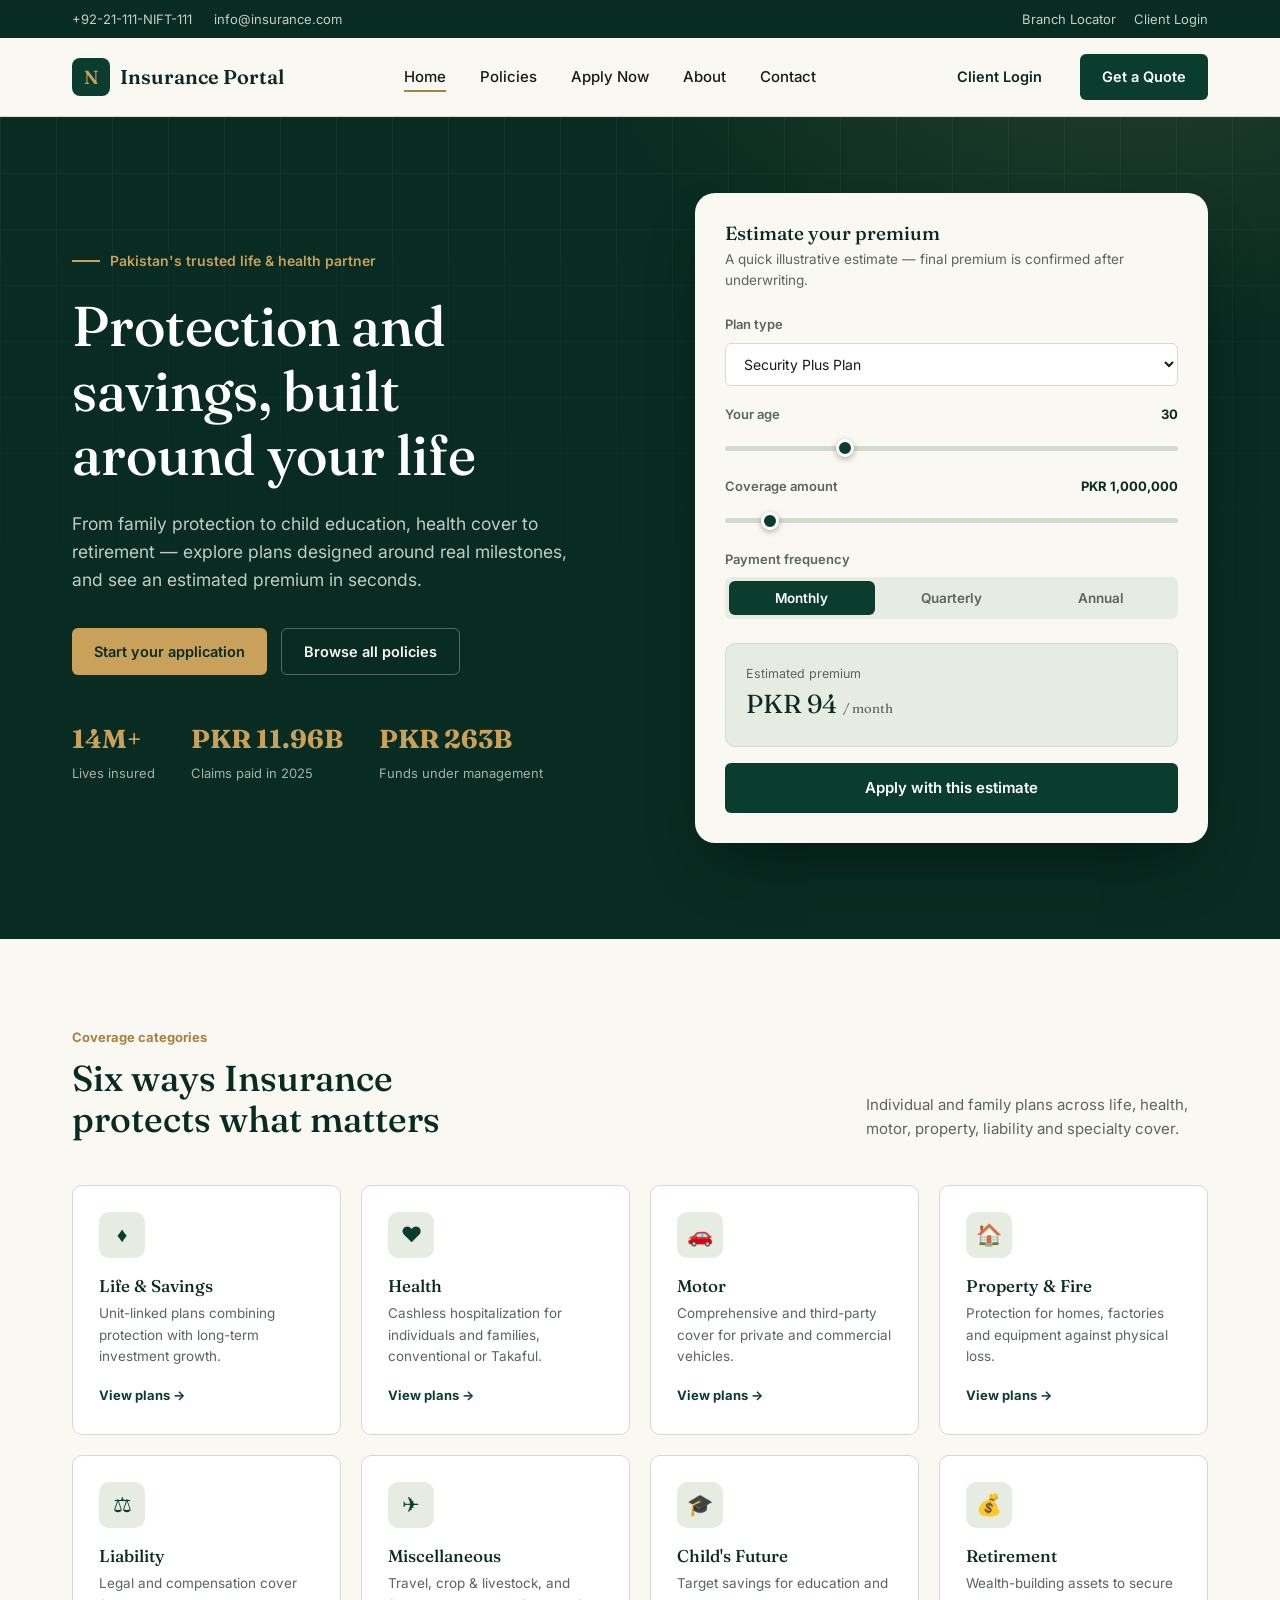
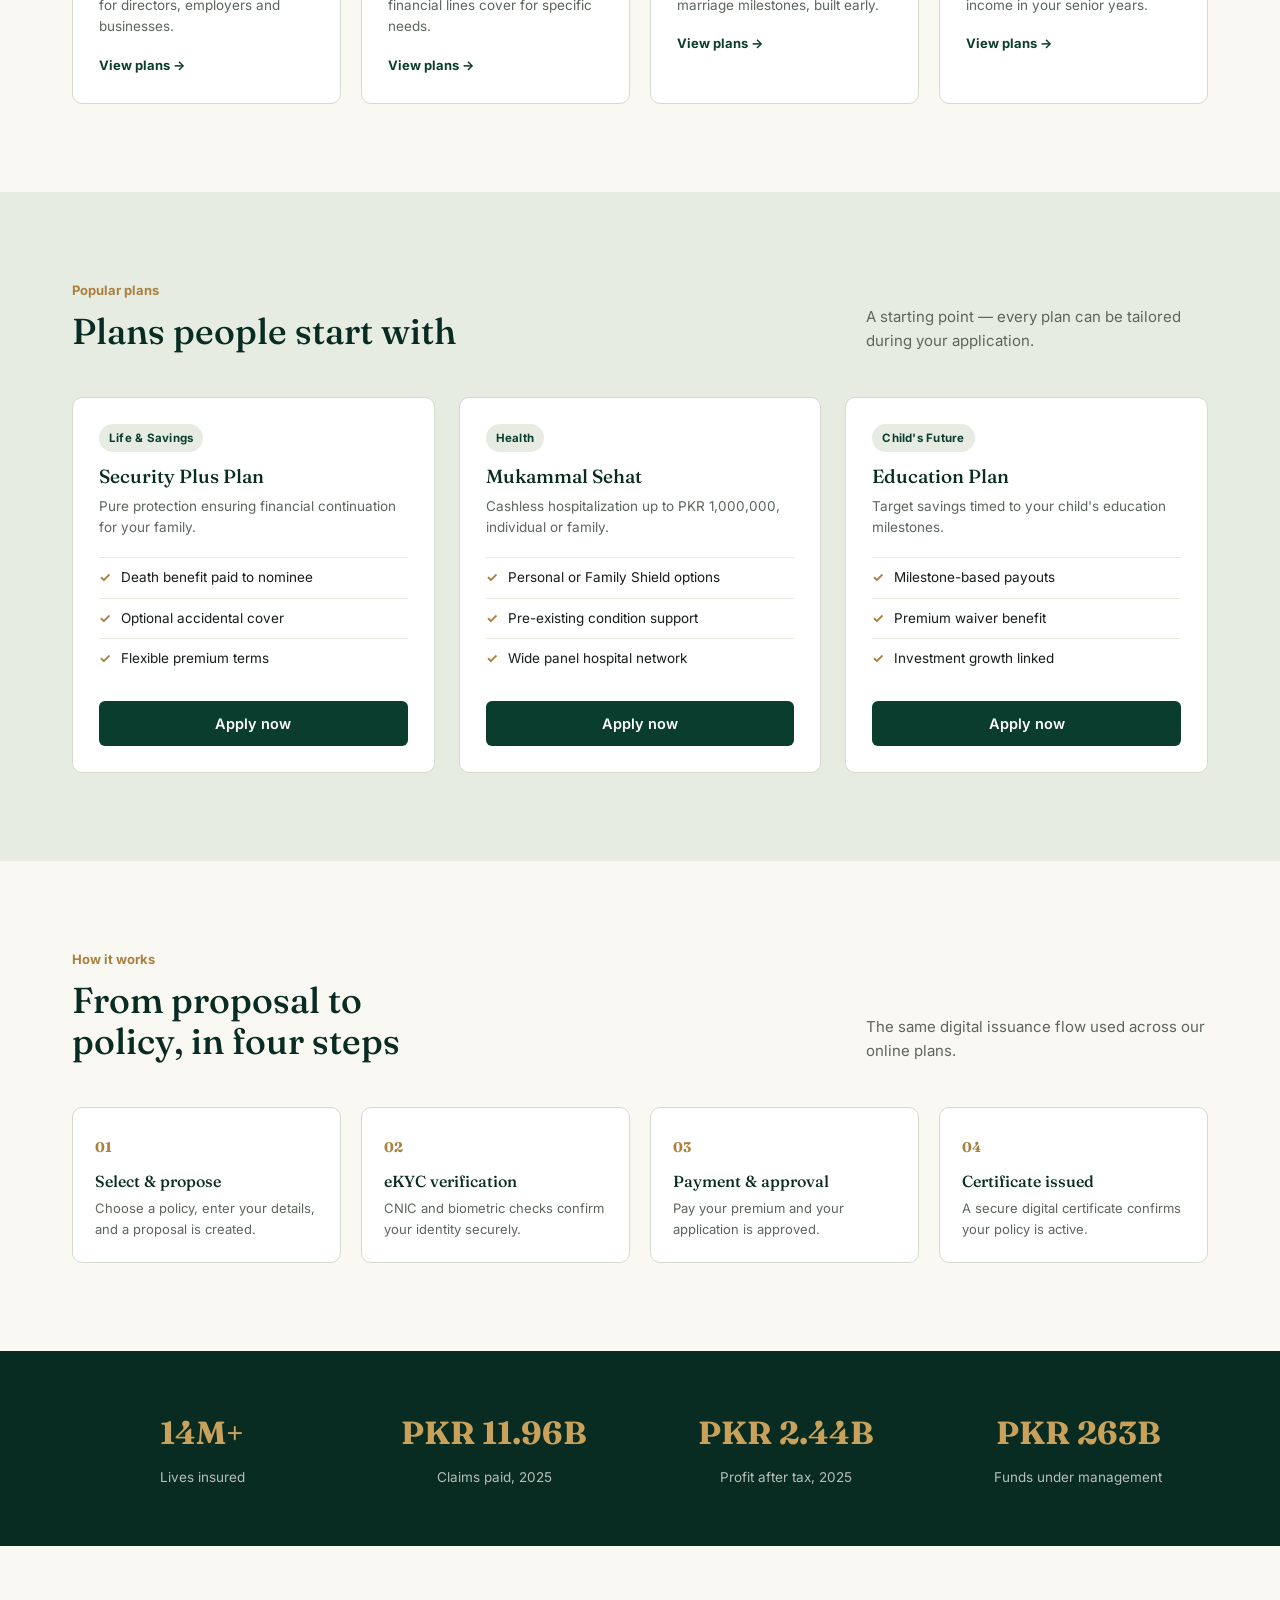
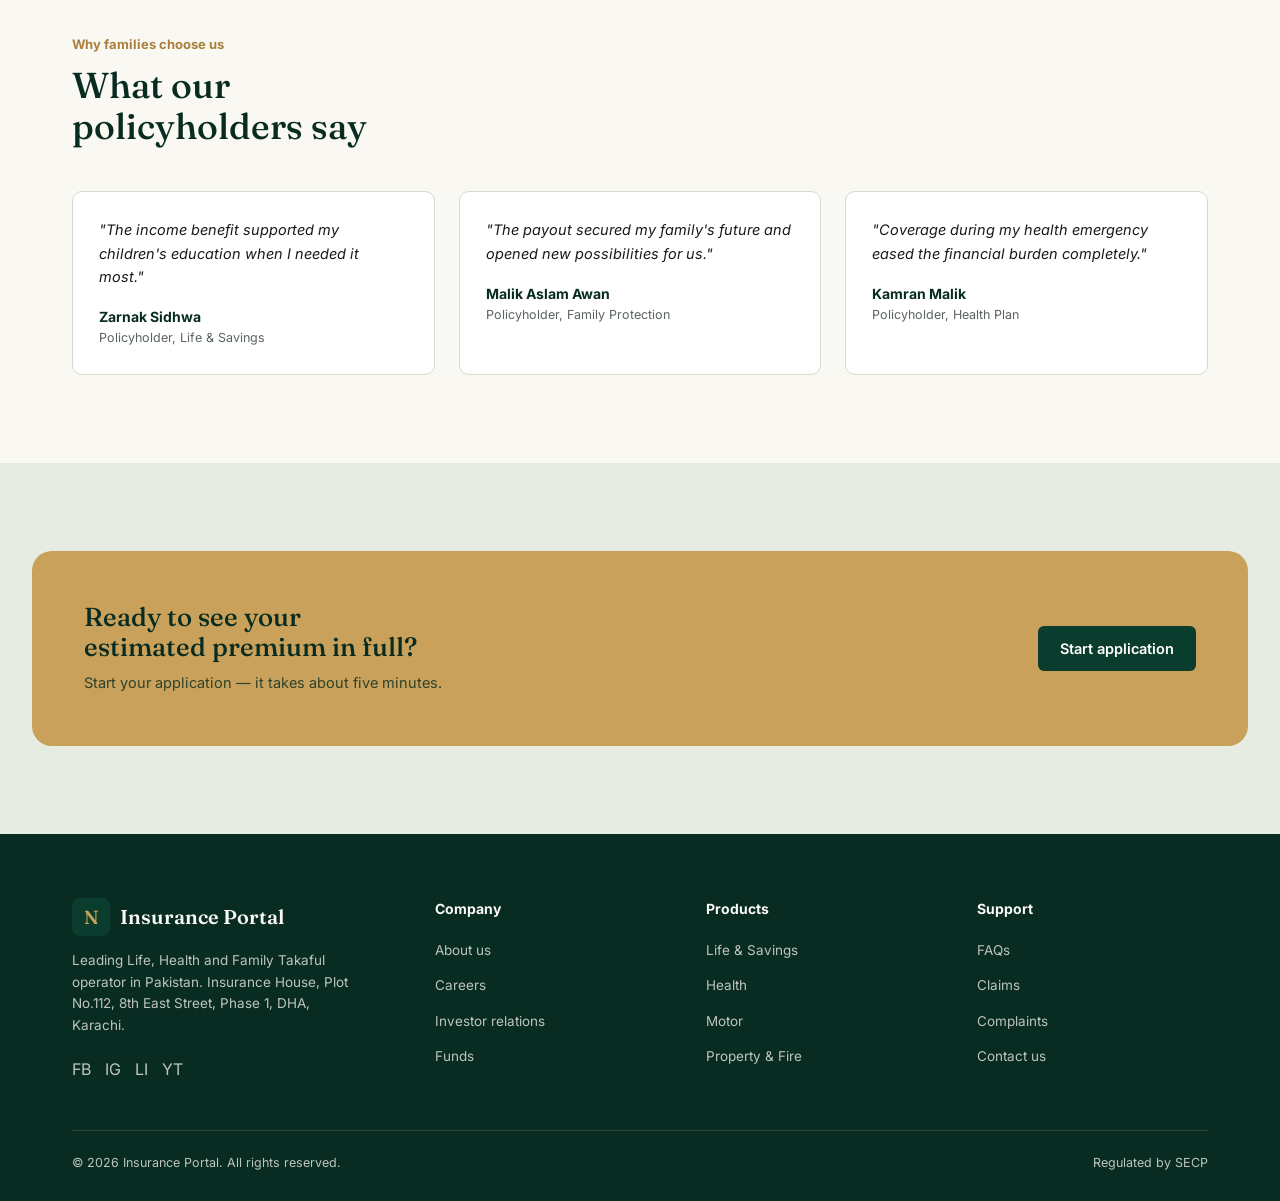
<file: index.html>
<!DOCTYPE html>
<html lang="en">
<head>
<meta charset="UTF-8">
<meta name="viewport" content="width=device-width, initial-scale=1.0">
<title>Insurance Portal — Life, Health &amp; Savings Insurance in Pakistan</title>
<link rel="stylesheet" href="./css/style.css">
</head>
<body>

<div class="util-bar">
  <div class="wrap">
    <div class="util-left">
      <a href="tel:+9221111338111">+92-21-111-NIFT-111</a>
      <a href="mailto:info@insurance.com">info@insurance.com</a>
    </div>
    <div class="util-right">
      <a href="#">Branch Locator</a>
      <a href="#">Client Login</a>
    </div>
  </div>
</div>

<nav class="nav">
  <div class="wrap">
    <a href="index.html" class="brand">
      <span class="brand-mark">N</span>
      <span class="brand-name">Insurance Portal</span>
    </a>
    <ul class="nav-links">
      <li><a href="index.html" class="active">Home</a></li>
      <li><a href="policies.html">Policies</a></li>
      <li><a href="apply.html">Apply Now</a></li>
      <li><a href="index.html#about">About</a></li>
      <li><a href="index.html#contact">Contact</a></li>
    </ul>
    <div class="nav-cta">
      <a href="apply.html" class="btn btn-ghost">Client Login</a>
      <a href="apply.html" class="btn btn-primary">Get a Quote</a>
    </div>
    <button class="hamburger" aria-label="Menu">&#9776;</button>
  </div>
</nav>

<header class="hero">
  <div class="wrap">
    <div class="hero-copy">
      <div class="eyebrow-line"><span class="rule"></span> Pakistan's trusted life &amp; health partner</div>
      <h1>Protection and savings, built around your life</h1>
      <p class="hero-sub">From family protection to child education, health cover to retirement — explore plans designed around real milestones, and see an estimated premium in seconds.</p>
      <div class="hero-actions">
        <a href="apply.html" id="start-application-link" class="btn btn-gold">Start your application</a>
        <a href="policies.html" class="btn" style="color:var(--cream);border:1px solid rgba(250,248,243,.3);padding:11px 22px;border-radius:6px;">Browse all policies</a>
      </div>
      <div class="hero-stats">
        <div class="hstat"><b>14M+</b><span>Lives insured</span></div>
        <div class="hstat"><b>PKR 11.96B</b><span>Claims paid in 2025</span></div>
        <div class="hstat"><b>PKR 263B</b><span>Funds under management</span></div>
      </div>
    </div>

    <div class="calc-card">
      <h3>Estimate your premium</h3>
      <p class="calc-sub">A quick illustrative estimate — final premium is confirmed after underwriting.</p>

      <div class="field">
        <label>Plan type</label>
        <select id="calc-plan">
          <option value="Security Plus Plan">Security Plus Plan</option>
          <option value="Mukammal Sehat">Mukammal Sehat</option>
          <option value="Education Plan">Education Plan</option>
          <option value="Prosperity for Life Plan">Prosperity for Life Plan</option>
          <option value="Capital Growth Plan">Capital Growth Plan</option>
          <option value="Executive Pension Plus Plan">Executive Pension Plus Plan</option>
        </select>
      </div>

      <div class="field">
        <label>Your age <b id="calc-age-out">30</b></label>
        <input type="range" id="calc-age" min="18" max="65" value="30">
      </div>

      <div class="field">
        <label>Coverage amount <b id="calc-cover-out">PKR 1,000,000</b></label>
        <input type="range" id="calc-cover" min="200000" max="10000000" step="100000" value="1000000">
      </div>

      <div class="field">
        <label>Payment frequency</label>
        <div class="seg">
          <button type="button" class="active" data-freq="monthly">Monthly</button>
          <button type="button" data-freq="quarterly">Quarterly</button>
          <button type="button" data-freq="annual">Annual</button>
        </div>
      </div>

      <div class="calc-result">
        <div>
          <div class="r-label">Estimated premium</div>
          <div class="r-amount" id="calc-result-amount">PKR 0</div>
        </div>
      </div>

      <a href="apply.html" id="calc-apply-link" class="btn btn-primary">Apply with this estimate</a>
    </div>
  </div>
</header>

<section class="section" id="categories">
  <div class="wrap">
    <div class="section-head reveal">
      <div>
        <span class="eyebrow">Coverage categories</span>
        <h2>Six ways Insurance protects what matters</h2>
      </div>
      <p>Individual and family plans across life, health, motor, property, liability and specialty cover.</p>
    </div>

    <div class="cat-rail">
      <div class="cat-card reveal">
        <div class="cat-icon">&#9830;</div>
        <h4>Life &amp; Savings</h4>
        <p>Unit-linked plans combining protection with long-term investment growth.</p>
        <a href="policies.html#life-savings" class="cat-link">View plans &rarr;</a>
      </div>
      <div class="cat-card reveal">
        <div class="cat-icon">&#10084;</div>
        <h4>Health</h4>
        <p>Cashless hospitalization for individuals and families, conventional or Takaful.</p>
        <a href="policies.html#health" class="cat-link">View plans &rarr;</a>
      </div>
      <div class="cat-card reveal">
        <div class="cat-icon">&#128663;</div>
        <h4>Motor</h4>
        <p>Comprehensive and third-party cover for private and commercial vehicles.</p>
        <a href="policies.html#motor" class="cat-link">View plans &rarr;</a>
      </div>
      <div class="cat-card reveal">
        <div class="cat-icon">&#127968;</div>
        <h4>Property &amp; Fire</h4>
        <p>Protection for homes, factories and equipment against physical loss.</p>
        <a href="policies.html#property" class="cat-link">View plans &rarr;</a>
      </div>
      <div class="cat-card reveal">
        <div class="cat-icon">&#9878;</div>
        <h4>Liability</h4>
        <p>Legal and compensation cover for directors, employers and businesses.</p>
        <a href="policies.html#liability" class="cat-link">View plans &rarr;</a>
      </div>
      <div class="cat-card reveal">
        <div class="cat-icon">&#9992;</div>
        <h4>Miscellaneous</h4>
        <p>Travel, crop &amp; livestock, and financial lines cover for specific needs.</p>
        <a href="policies.html#misc" class="cat-link">View plans &rarr;</a>
      </div>
      <div class="cat-card reveal">
        <div class="cat-icon">&#127891;</div>
        <h4>Child's Future</h4>
        <p>Target savings for education and marriage milestones, built early.</p>
        <a href="policies.html#child" class="cat-link">View plans &rarr;</a>
      </div>
      <div class="cat-card reveal">
        <div class="cat-icon">&#128176;</div>
        <h4>Retirement</h4>
        <p>Wealth-building assets to secure income in your senior years.</p>
        <a href="policies.html#retirement" class="cat-link">View plans &rarr;</a>
      </div>
    </div>
  </div>
</section>

<section class="section section-alt">
  <div class="wrap">
    <div class="section-head reveal">
      <div>
        <span class="eyebrow">Popular plans</span>
        <h2>Plans people start with</h2>
      </div>
      <p>A starting point — every plan can be tailored during your application.</p>
    </div>

    <div class="plans-grid">
      <div class="plan-card reveal">
        <div class="plan-top">
          <span class="plan-tag">Life &amp; Savings</span>
          <h4>Security Plus Plan</h4>
          <p class="plan-desc">Pure protection ensuring financial continuation for your family.</p>
        </div>
        <ul class="plan-feats">
          <li>Death benefit paid to nominee</li>
          <li>Optional accidental cover</li>
          <li>Flexible premium terms</li>
        </ul>
        <div class="plan-bottom"><a href="apply.html" class="btn btn-primary">Apply now</a></div>
      </div>

      <div class="plan-card reveal">
        <div class="plan-top">
          <span class="plan-tag">Health</span>
          <h4>Mukammal Sehat</h4>
          <p class="plan-desc">Cashless hospitalization up to PKR 1,000,000, individual or family.</p>
        </div>
        <ul class="plan-feats">
          <li>Personal or Family Shield options</li>
          <li>Pre-existing condition support</li>
          <li>Wide panel hospital network</li>
        </ul>
        <div class="plan-bottom"><a href="apply.html" class="btn btn-primary">Apply now</a></div>
      </div>

      <div class="plan-card reveal">
        <div class="plan-top">
          <span class="plan-tag">Child's Future</span>
          <h4>Education Plan</h4>
          <p class="plan-desc">Target savings timed to your child's education milestones.</p>
        </div>
        <ul class="plan-feats">
          <li>Milestone-based payouts</li>
          <li>Premium waiver benefit</li>
          <li>Investment growth linked</li>
        </ul>
        <div class="plan-bottom"><a href="apply.html" class="btn btn-primary">Apply now</a></div>
      </div>
    </div>
  </div>
</section>

<section class="section" id="process">
  <div class="wrap">
    <div class="section-head reveal">
      <div>
        <span class="eyebrow">How it works</span>
        <h2>From proposal to policy, in four steps</h2>
      </div>
      <p>The same digital issuance flow used across our online plans.</p>
    </div>
    <div class="flow">
      <div class="flow-step reveal">
        <div class="flow-num">01</div>
        <h4>Select &amp; propose</h4>
        <p>Choose a policy, enter your details, and a proposal is created.</p>
      </div>
      <div class="flow-step reveal">
        <div class="flow-num">02</div>
        <h4>eKYC verification</h4>
        <p>CNIC and biometric checks confirm your identity securely.</p>
      </div>
      <div class="flow-step reveal">
        <div class="flow-num">03</div>
        <h4>Payment &amp; approval</h4>
        <p>Pay your premium and your application is approved.</p>
      </div>
      <div class="flow-step reveal">
        <div class="flow-num">04</div>
        <h4>Certificate issued</h4>
        <p>A secure digital certificate confirms your policy is active.</p>
      </div>
    </div>
  </div>
</section>

<section class="trust-strip">
  <div class="wrap">
    <div class="trust-grid">
      <div class="reveal"><b>14M+</b><span>Lives insured</span></div>
      <div class="reveal"><b>PKR 11.96B</b><span>Claims paid, 2025</span></div>
      <div class="reveal"><b>PKR 2.44B</b><span>Profit after tax, 2025</span></div>
      <div class="reveal"><b>PKR 263B</b><span>Funds under management</span></div>
    </div>
  </div>
</section>

<section class="section" id="about">
  <div class="wrap">
    <div class="section-head reveal">
      <div>
        <span class="eyebrow">Why families choose us</span>
        <h2>What our policyholders say</h2>
      </div>
    </div>
    <div class="testi-grid">
      <div class="testi-card reveal">
        <p class="testi-quote">"The income benefit supported my children's education when I needed it most."</p>
        <div class="testi-name">Zarnak Sidhwa</div>
        <div class="testi-role">Policyholder, Life &amp; Savings</div>
      </div>
      <div class="testi-card reveal">
        <p class="testi-quote">"The payout secured my family's future and opened new possibilities for us."</p>
        <div class="testi-name">Malik Aslam Awan</div>
        <div class="testi-role">Policyholder, Family Protection</div>
      </div>
      <div class="testi-card reveal">
        <p class="testi-quote">"Coverage during my health emergency eased the financial burden completely."</p>
        <div class="testi-name">Kamran Malik</div>
        <div class="testi-role">Policyholder, Health Plan</div>
      </div>
    </div>
  </div>
</section>

<section class="section section-alt" id="contact">
  <div class="cta-band reveal">
    <div>
      <h3>Ready to see your estimated premium in full?</h3>
      <p>Start your application — it takes about five minutes.</p>
    </div>
    <a href="apply.html" id="contact-application-link" class="btn btn-primary">Start application</a>
  </div>
</section>

<footer>
  <div class="wrap">
    <div class="foot-grid">
      <div class="foot-brand">
        <a href="index.html" class="brand">
          <span class="brand-mark">N</span>
          <span class="brand-name" style="color:var(--cream);">Insurance Portal</span>
        </a>
        <p>Leading Life, Health and Family Takaful operator in Pakistan. Insurance House, Plot No.112, 8th East Street, Phase 1, DHA, Karachi.</p>
        <div class="foot-social">
          <a href="#">FB</a><a href="#">IG</a><a href="#">LI</a><a href="#">YT</a>
        </div>
      </div>
      <div class="foot-col">
        <h5>Company</h5>
        <ul>
          <li><a href="#">About us</a></li>
          <li><a href="#">Careers</a></li>
          <li><a href="#">Investor relations</a></li>
          <li><a href="#">Funds</a></li>
        </ul>
      </div>
      <div class="foot-col">
        <h5>Products</h5>
        <ul>
          <li><a href="policies.html">Life &amp; Savings</a></li>
          <li><a href="policies.html">Health</a></li>
          <li><a href="policies.html">Motor</a></li>
          <li><a href="policies.html">Property &amp; Fire</a></li>
        </ul>
      </div>
      <div class="foot-col">
        <h5>Support</h5>
        <ul>
          <li><a href="#">FAQs</a></li>
          <li><a href="#">Claims</a></li>
          <li><a href="#">Complaints</a></li>
          <li><a href="#">Contact us</a></li>
        </ul>
      </div>
    </div>
    <div class="foot-bottom">
      <span>&copy; 2026 Insurance Portal. All rights reserved.</span>
      <span>Regulated by SECP</span>
    </div>
  </div>
</footer>

<script src="./js/main.js"></script>
<script src="./js/calculator.js"></script>
</body>
</html>
</file>
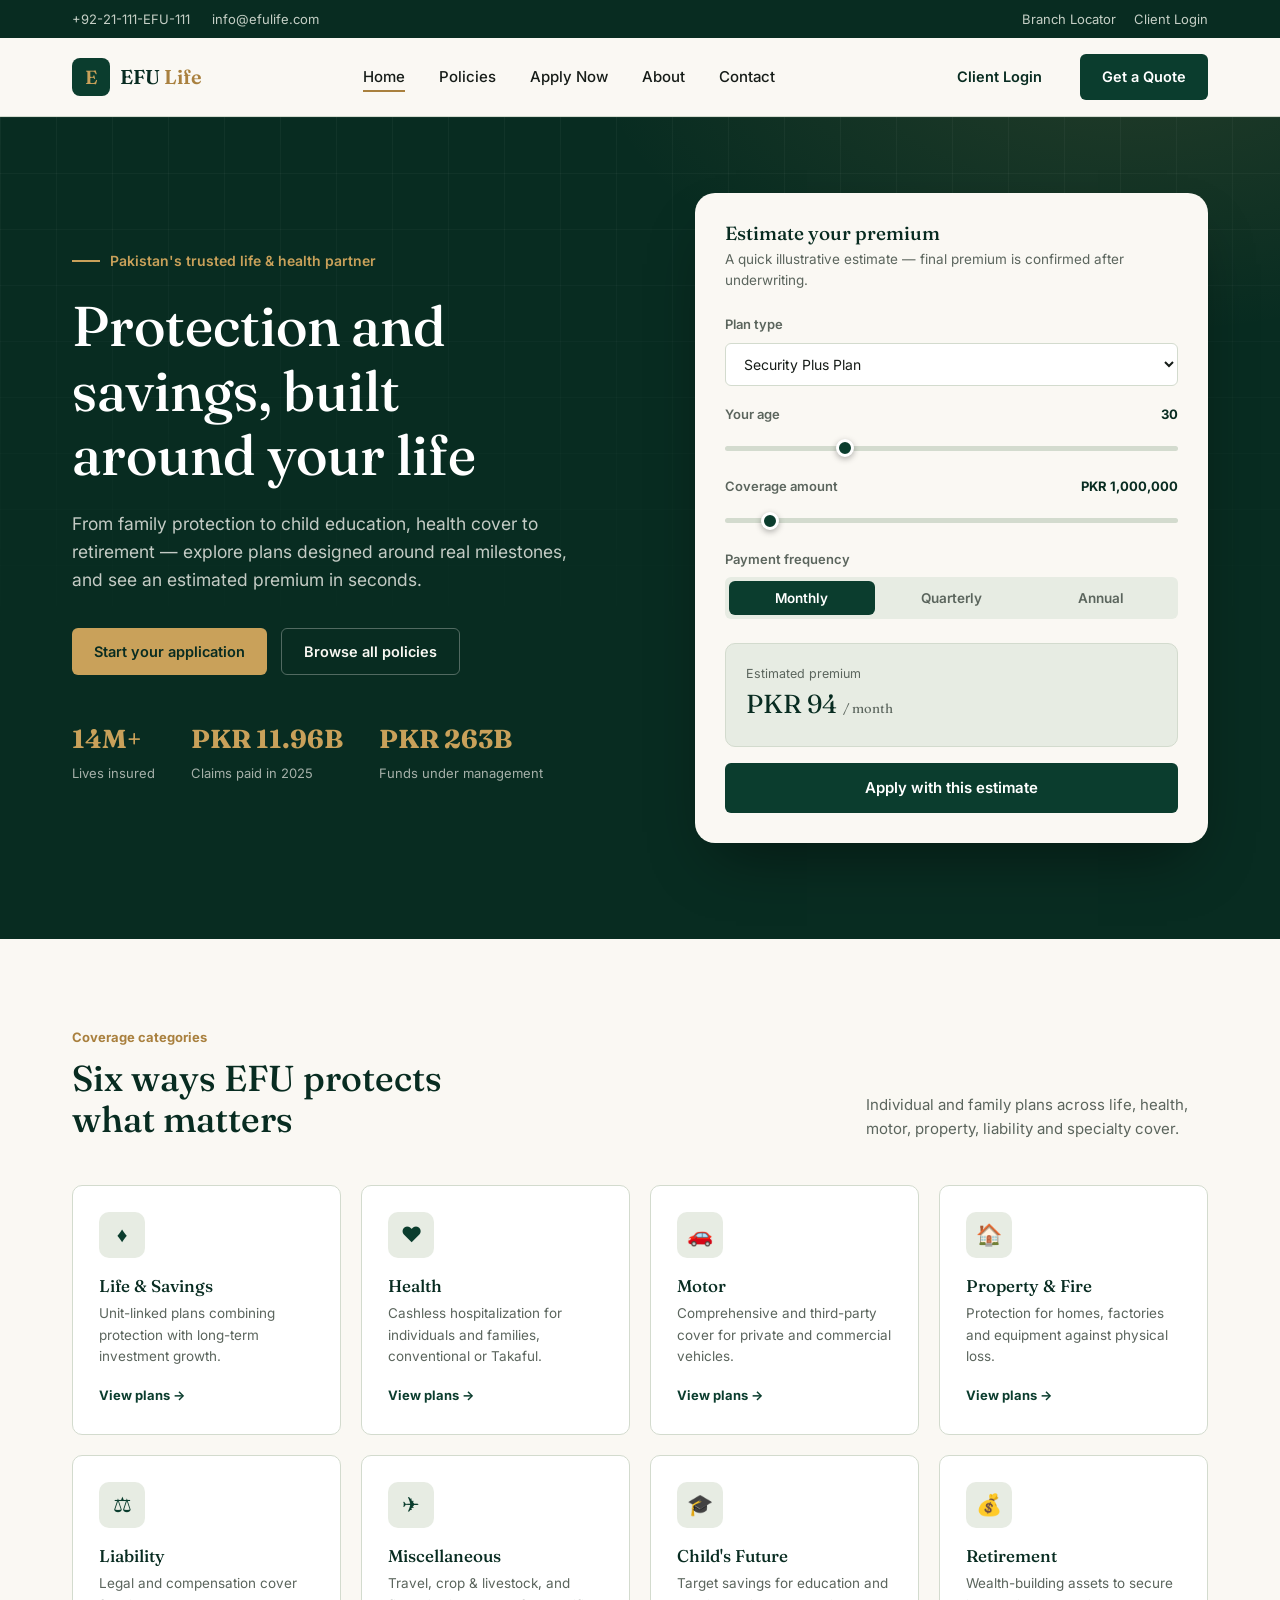
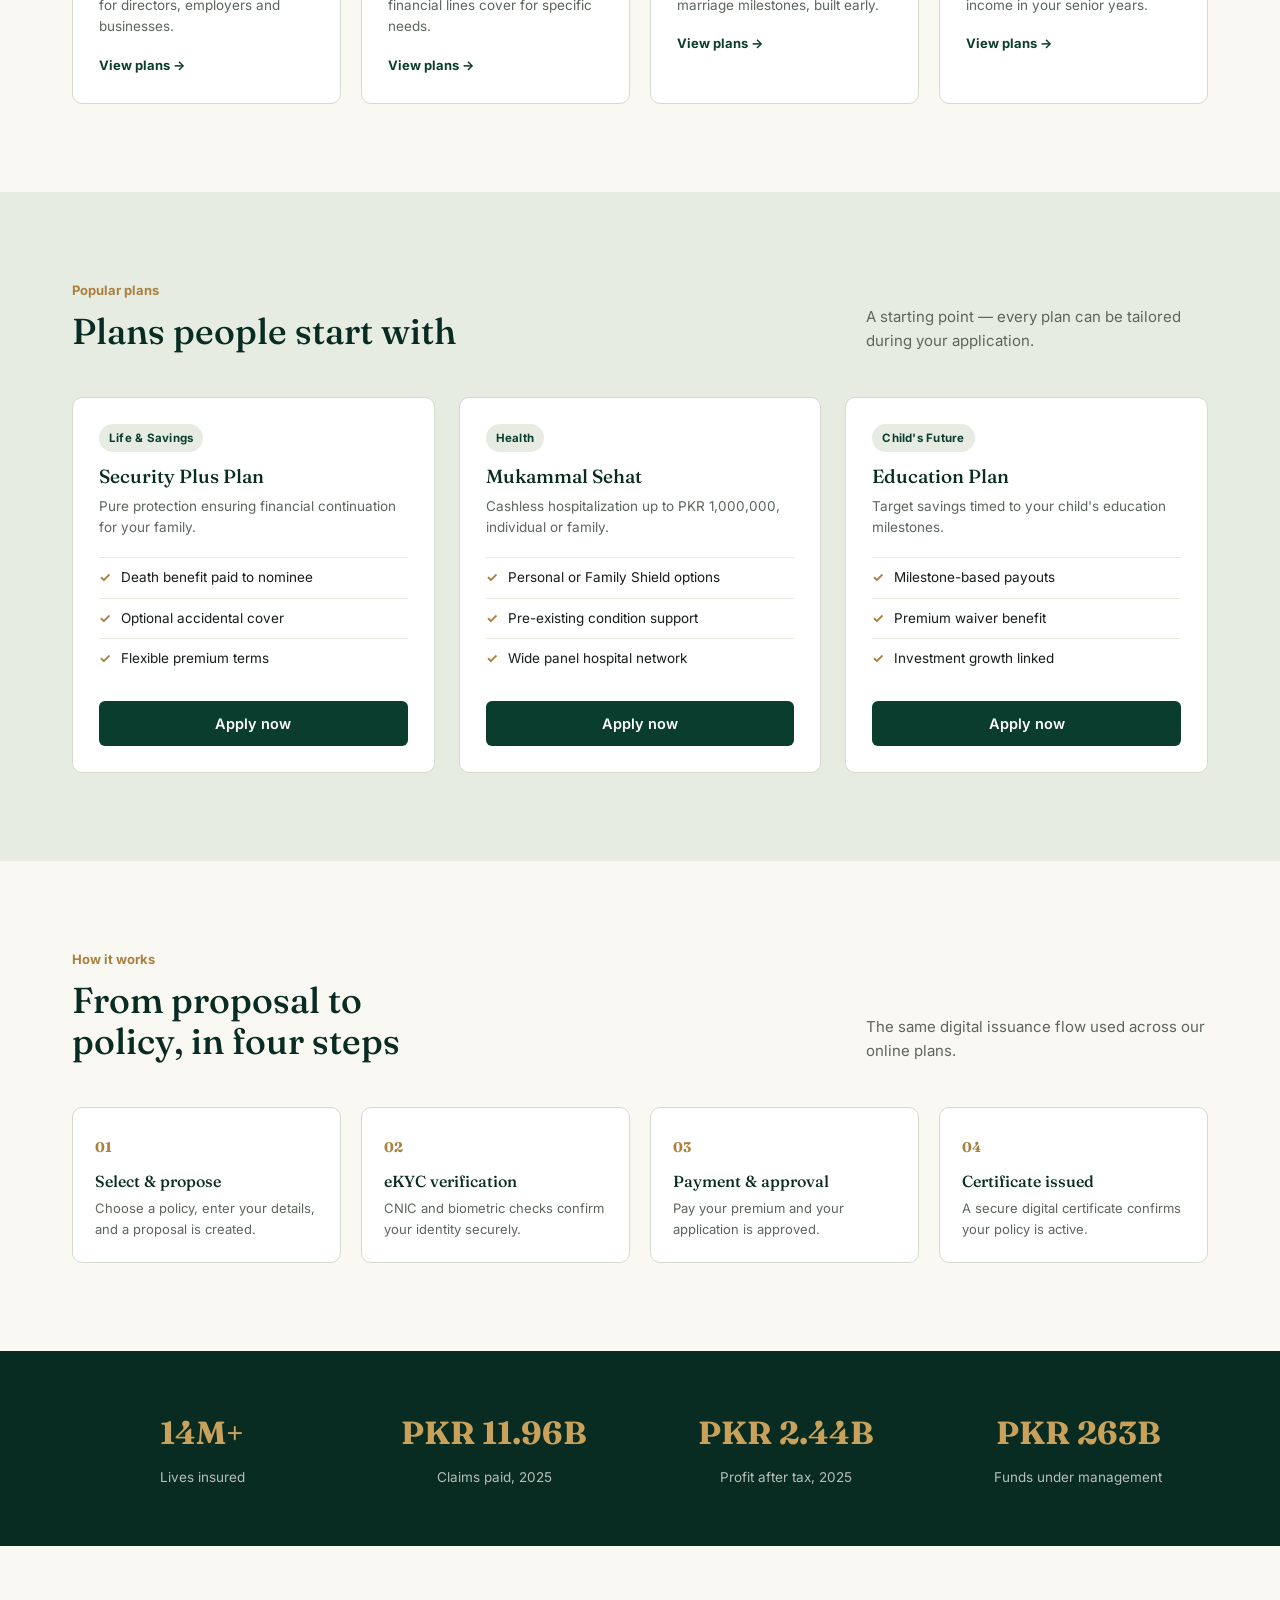
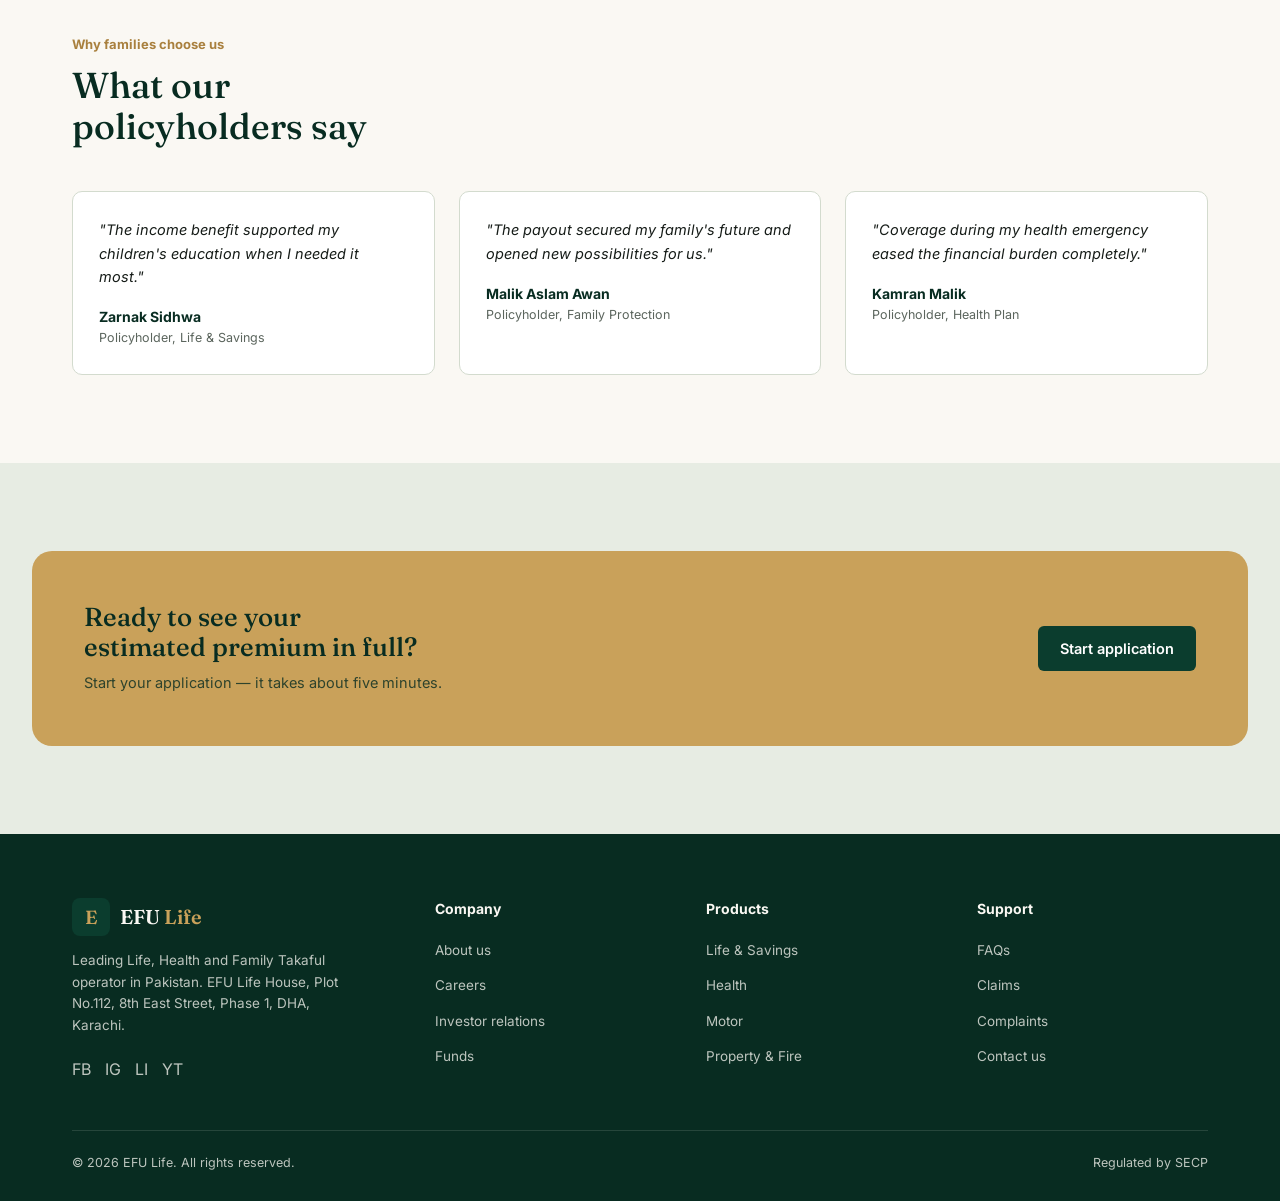
<file: html/index.html>
<!DOCTYPE html>
<html lang="en">
<head>
<meta charset="UTF-8">
<meta name="viewport" content="width=device-width, initial-scale=1.0">
<title>EFU Life Portal — Life, Health &amp; Savings Insurance in Pakistan</title>
<link rel="stylesheet" href="../css/style.css">
</head>
<body>

<div class="util-bar">
  <div class="wrap">
    <div class="util-left">
      <a href="tel:+9221111338111">+92-21-111-EFU-111</a>
      <a href="mailto:info@efulife.com">info@efulife.com</a>
    </div>
    <div class="util-right">
      <a href="#">Branch Locator</a>
      <a href="#">Client Login</a>
    </div>
  </div>
</div>

<nav class="nav">
  <div class="wrap">
    <a href="index.html" class="brand">
      <span class="brand-mark">E</span>
      <span class="brand-name">EFU <span>Life</span></span>
    </a>
    <ul class="nav-links">
      <li><a href="index.html" class="active">Home</a></li>
      <li><a href="policies.html">Policies</a></li>
      <li><a href="apply.html">Apply Now</a></li>
      <li><a href="index.html#about">About</a></li>
      <li><a href="index.html#contact">Contact</a></li>
    </ul>
    <div class="nav-cta">
      <a href="apply.html" class="btn btn-ghost">Client Login</a>
      <a href="apply.html" class="btn btn-primary">Get a Quote</a>
    </div>
    <button class="hamburger" aria-label="Menu">&#9776;</button>
  </div>
</nav>

<header class="hero">
  <div class="wrap">
    <div class="hero-copy">
      <div class="eyebrow-line"><span class="rule"></span> Pakistan's trusted life &amp; health partner</div>
      <h1>Protection and savings, built around your life</h1>
      <p class="hero-sub">From family protection to child education, health cover to retirement — explore plans designed around real milestones, and see an estimated premium in seconds.</p>
      <div class="hero-actions">
        <a href="apply.html" class="btn btn-gold">Start your application</a>
        <a href="policies.html" class="btn" style="color:var(--cream);border:1px solid rgba(250,248,243,.3);padding:11px 22px;border-radius:6px;">Browse all policies</a>
      </div>
      <div class="hero-stats">
        <div class="hstat"><b>14M+</b><span>Lives insured</span></div>
        <div class="hstat"><b>PKR 11.96B</b><span>Claims paid in 2025</span></div>
        <div class="hstat"><b>PKR 263B</b><span>Funds under management</span></div>
      </div>
    </div>

    <div class="calc-card">
      <h3>Estimate your premium</h3>
      <p class="calc-sub">A quick illustrative estimate — final premium is confirmed after underwriting.</p>

      <div class="field">
        <label>Plan type</label>
        <select id="calc-plan">
          <option value="Security Plus Plan">Security Plus Plan</option>
          <option value="Mukammal Sehat">Mukammal Sehat</option>
          <option value="Education Plan">Education Plan</option>
          <option value="Prosperity for Life Plan">Prosperity for Life Plan</option>
          <option value="Capital Growth Plan">Capital Growth Plan</option>
          <option value="Executive Pension Plus Plan">Executive Pension Plus Plan</option>
        </select>
      </div>

      <div class="field">
        <label>Your age <b id="calc-age-out">30</b></label>
        <input type="range" id="calc-age" min="18" max="65" value="30">
      </div>

      <div class="field">
        <label>Coverage amount <b id="calc-cover-out">PKR 1,000,000</b></label>
        <input type="range" id="calc-cover" min="200000" max="10000000" step="100000" value="1000000">
      </div>

      <div class="field">
        <label>Payment frequency</label>
        <div class="seg">
          <button type="button" class="active" data-freq="monthly">Monthly</button>
          <button type="button" data-freq="quarterly">Quarterly</button>
          <button type="button" data-freq="annual">Annual</button>
        </div>
      </div>

      <div class="calc-result">
        <div>
          <div class="r-label">Estimated premium</div>
          <div class="r-amount" id="calc-result-amount">PKR 0</div>
        </div>
      </div>

      <a href="apply.html" id="calc-apply-link" class="btn btn-primary">Apply with this estimate</a>
    </div>
  </div>
</header>

<section class="section" id="categories">
  <div class="wrap">
    <div class="section-head reveal">
      <div>
        <span class="eyebrow">Coverage categories</span>
        <h2>Six ways EFU protects what matters</h2>
      </div>
      <p>Individual and family plans across life, health, motor, property, liability and specialty cover.</p>
    </div>

    <div class="cat-rail">
      <div class="cat-card reveal">
        <div class="cat-icon">&#9830;</div>
        <h4>Life &amp; Savings</h4>
        <p>Unit-linked plans combining protection with long-term investment growth.</p>
        <a href="policies.html#life-savings" class="cat-link">View plans &rarr;</a>
      </div>
      <div class="cat-card reveal">
        <div class="cat-icon">&#10084;</div>
        <h4>Health</h4>
        <p>Cashless hospitalization for individuals and families, conventional or Takaful.</p>
        <a href="policies.html#health" class="cat-link">View plans &rarr;</a>
      </div>
      <div class="cat-card reveal">
        <div class="cat-icon">&#128663;</div>
        <h4>Motor</h4>
        <p>Comprehensive and third-party cover for private and commercial vehicles.</p>
        <a href="policies.html#motor" class="cat-link">View plans &rarr;</a>
      </div>
      <div class="cat-card reveal">
        <div class="cat-icon">&#127968;</div>
        <h4>Property &amp; Fire</h4>
        <p>Protection for homes, factories and equipment against physical loss.</p>
        <a href="policies.html#property" class="cat-link">View plans &rarr;</a>
      </div>
      <div class="cat-card reveal">
        <div class="cat-icon">&#9878;</div>
        <h4>Liability</h4>
        <p>Legal and compensation cover for directors, employers and businesses.</p>
        <a href="policies.html#liability" class="cat-link">View plans &rarr;</a>
      </div>
      <div class="cat-card reveal">
        <div class="cat-icon">&#9992;</div>
        <h4>Miscellaneous</h4>
        <p>Travel, crop &amp; livestock, and financial lines cover for specific needs.</p>
        <a href="policies.html#misc" class="cat-link">View plans &rarr;</a>
      </div>
      <div class="cat-card reveal">
        <div class="cat-icon">&#127891;</div>
        <h4>Child's Future</h4>
        <p>Target savings for education and marriage milestones, built early.</p>
        <a href="policies.html#child" class="cat-link">View plans &rarr;</a>
      </div>
      <div class="cat-card reveal">
        <div class="cat-icon">&#128176;</div>
        <h4>Retirement</h4>
        <p>Wealth-building assets to secure income in your senior years.</p>
        <a href="policies.html#retirement" class="cat-link">View plans &rarr;</a>
      </div>
    </div>
  </div>
</section>

<section class="section section-alt">
  <div class="wrap">
    <div class="section-head reveal">
      <div>
        <span class="eyebrow">Popular plans</span>
        <h2>Plans people start with</h2>
      </div>
      <p>A starting point — every plan can be tailored during your application.</p>
    </div>

    <div class="plans-grid">
      <div class="plan-card reveal">
        <div class="plan-top">
          <span class="plan-tag">Life &amp; Savings</span>
          <h4>Security Plus Plan</h4>
          <p class="plan-desc">Pure protection ensuring financial continuation for your family.</p>
        </div>
        <ul class="plan-feats">
          <li>Death benefit paid to nominee</li>
          <li>Optional accidental cover</li>
          <li>Flexible premium terms</li>
        </ul>
        <div class="plan-bottom"><a href="apply.html" class="btn btn-primary">Apply now</a></div>
      </div>

      <div class="plan-card reveal">
        <div class="plan-top">
          <span class="plan-tag">Health</span>
          <h4>Mukammal Sehat</h4>
          <p class="plan-desc">Cashless hospitalization up to PKR 1,000,000, individual or family.</p>
        </div>
        <ul class="plan-feats">
          <li>Personal or Family Shield options</li>
          <li>Pre-existing condition support</li>
          <li>Wide panel hospital network</li>
        </ul>
        <div class="plan-bottom"><a href="apply.html" class="btn btn-primary">Apply now</a></div>
      </div>

      <div class="plan-card reveal">
        <div class="plan-top">
          <span class="plan-tag">Child's Future</span>
          <h4>Education Plan</h4>
          <p class="plan-desc">Target savings timed to your child's education milestones.</p>
        </div>
        <ul class="plan-feats">
          <li>Milestone-based payouts</li>
          <li>Premium waiver benefit</li>
          <li>Investment growth linked</li>
        </ul>
        <div class="plan-bottom"><a href="apply.html" class="btn btn-primary">Apply now</a></div>
      </div>
    </div>
  </div>
</section>

<section class="section" id="process">
  <div class="wrap">
    <div class="section-head reveal">
      <div>
        <span class="eyebrow">How it works</span>
        <h2>From proposal to policy, in four steps</h2>
      </div>
      <p>The same digital issuance flow used across our online plans.</p>
    </div>
    <div class="flow">
      <div class="flow-step reveal">
        <div class="flow-num">01</div>
        <h4>Select &amp; propose</h4>
        <p>Choose a policy, enter your details, and a proposal is created.</p>
      </div>
      <div class="flow-step reveal">
        <div class="flow-num">02</div>
        <h4>eKYC verification</h4>
        <p>CNIC and biometric checks confirm your identity securely.</p>
      </div>
      <div class="flow-step reveal">
        <div class="flow-num">03</div>
        <h4>Payment &amp; approval</h4>
        <p>Pay your premium and your application is approved.</p>
      </div>
      <div class="flow-step reveal">
        <div class="flow-num">04</div>
        <h4>Certificate issued</h4>
        <p>A secure digital certificate confirms your policy is active.</p>
      </div>
    </div>
  </div>
</section>

<section class="trust-strip">
  <div class="wrap">
    <div class="trust-grid">
      <div class="reveal"><b>14M+</b><span>Lives insured</span></div>
      <div class="reveal"><b>PKR 11.96B</b><span>Claims paid, 2025</span></div>
      <div class="reveal"><b>PKR 2.44B</b><span>Profit after tax, 2025</span></div>
      <div class="reveal"><b>PKR 263B</b><span>Funds under management</span></div>
    </div>
  </div>
</section>

<section class="section" id="about">
  <div class="wrap">
    <div class="section-head reveal">
      <div>
        <span class="eyebrow">Why families choose us</span>
        <h2>What our policyholders say</h2>
      </div>
    </div>
    <div class="testi-grid">
      <div class="testi-card reveal">
        <p class="testi-quote">"The income benefit supported my children's education when I needed it most."</p>
        <div class="testi-name">Zarnak Sidhwa</div>
        <div class="testi-role">Policyholder, Life &amp; Savings</div>
      </div>
      <div class="testi-card reveal">
        <p class="testi-quote">"The payout secured my family's future and opened new possibilities for us."</p>
        <div class="testi-name">Malik Aslam Awan</div>
        <div class="testi-role">Policyholder, Family Protection</div>
      </div>
      <div class="testi-card reveal">
        <p class="testi-quote">"Coverage during my health emergency eased the financial burden completely."</p>
        <div class="testi-name">Kamran Malik</div>
        <div class="testi-role">Policyholder, Health Plan</div>
      </div>
    </div>
  </div>
</section>

<section class="section section-alt" id="contact">
  <div class="cta-band reveal">
    <div>
      <h3>Ready to see your estimated premium in full?</h3>
      <p>Start your application — it takes about five minutes.</p>
    </div>
    <a href="apply.html" class="btn btn-primary">Start application</a>
  </div>
</section>

<footer>
  <div class="wrap">
    <div class="foot-grid">
      <div class="foot-brand">
        <a href="index.html" class="brand">
          <span class="brand-mark">E</span>
          <span class="brand-name" style="color:var(--cream);">EFU <span style="color:var(--gold);">Life</span></span>
        </a>
        <p>Leading Life, Health and Family Takaful operator in Pakistan. EFU Life House, Plot No.112, 8th East Street, Phase 1, DHA, Karachi.</p>
        <div class="foot-social">
          <a href="#">FB</a><a href="#">IG</a><a href="#">LI</a><a href="#">YT</a>
        </div>
      </div>
      <div class="foot-col">
        <h5>Company</h5>
        <ul>
          <li><a href="#">About us</a></li>
          <li><a href="#">Careers</a></li>
          <li><a href="#">Investor relations</a></li>
          <li><a href="#">Funds</a></li>
        </ul>
      </div>
      <div class="foot-col">
        <h5>Products</h5>
        <ul>
          <li><a href="policies.html">Life &amp; Savings</a></li>
          <li><a href="policies.html">Health</a></li>
          <li><a href="policies.html">Motor</a></li>
          <li><a href="policies.html">Property &amp; Fire</a></li>
        </ul>
      </div>
      <div class="foot-col">
        <h5>Support</h5>
        <ul>
          <li><a href="#">FAQs</a></li>
          <li><a href="#">Claims</a></li>
          <li><a href="#">Complaints</a></li>
          <li><a href="#">Contact us</a></li>
        </ul>
      </div>
    </div>
    <div class="foot-bottom">
      <span>&copy; 2026 EFU Life. All rights reserved.</span>
      <span>Regulated by SECP</span>
    </div>
  </div>
</footer>

<script src="../js/main.js"></script>
<script src="../js/calculator.js"></script>
</body>
</html>
</file>
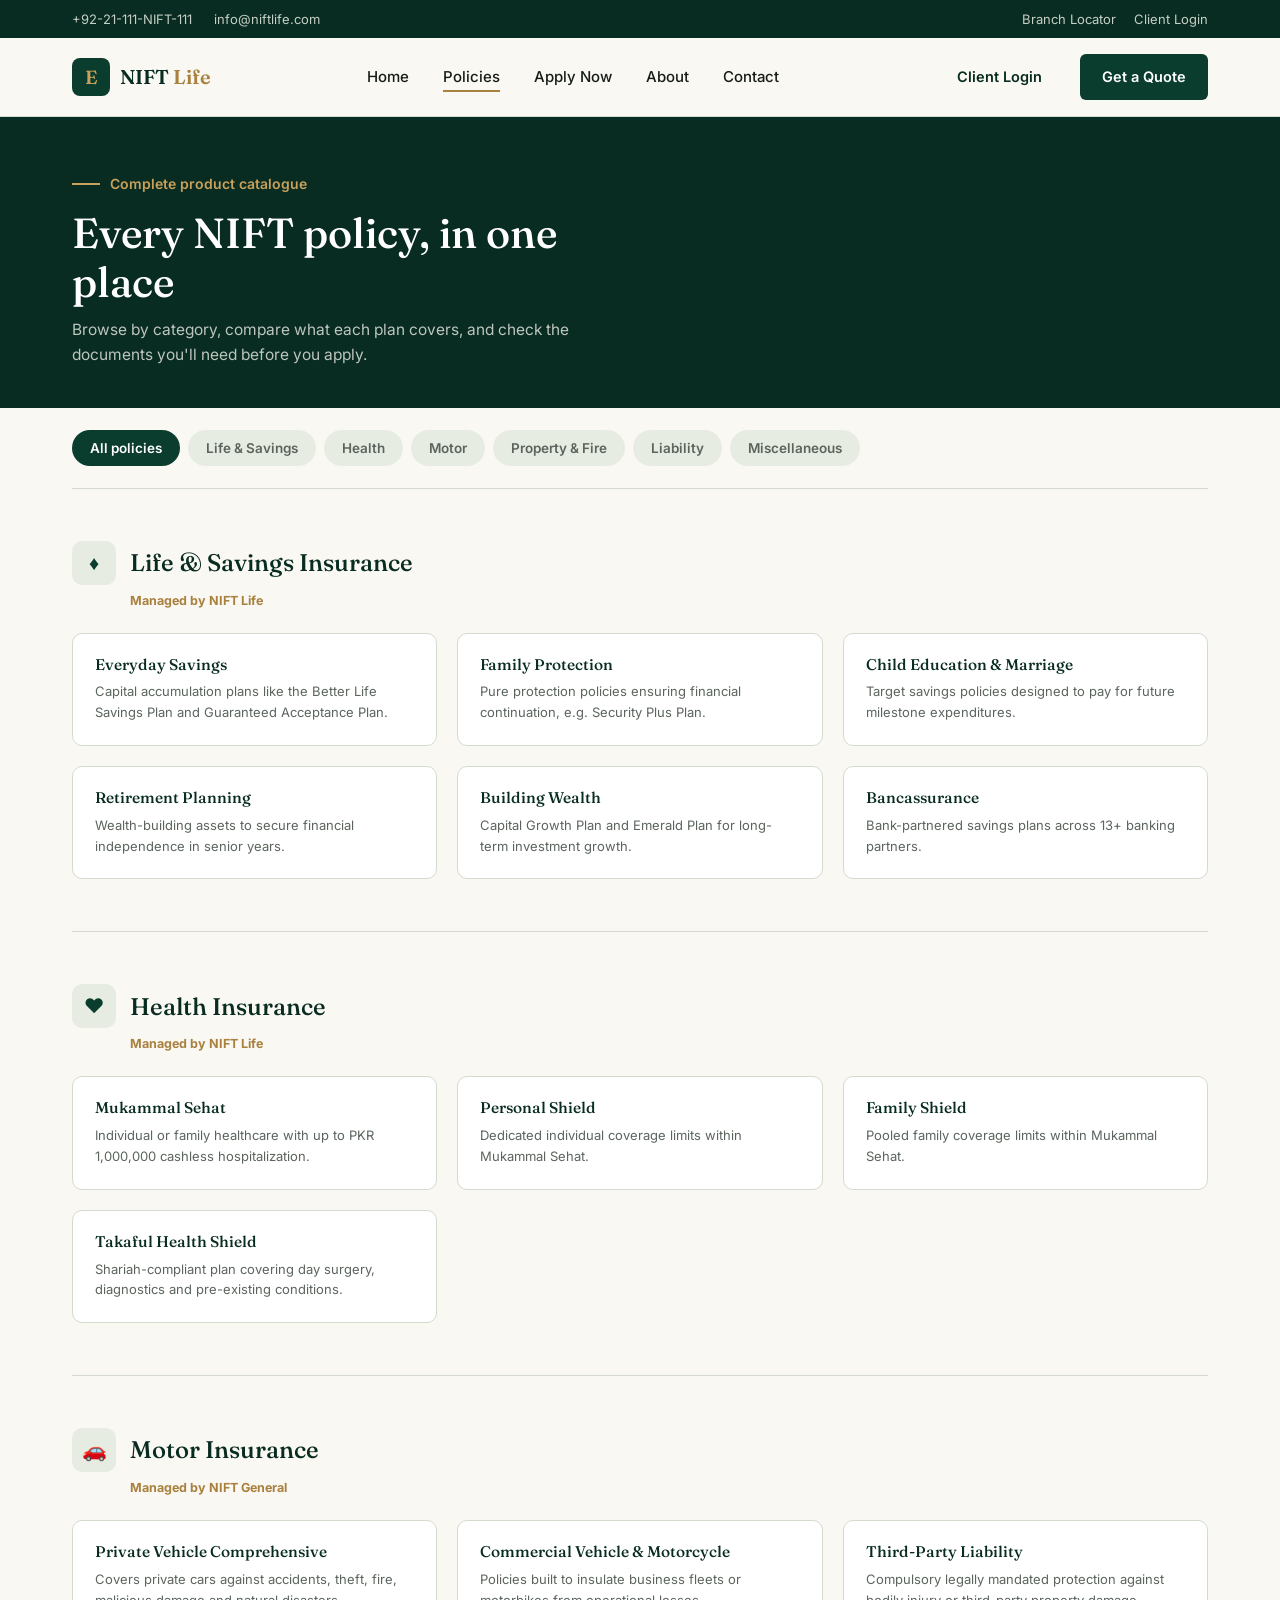
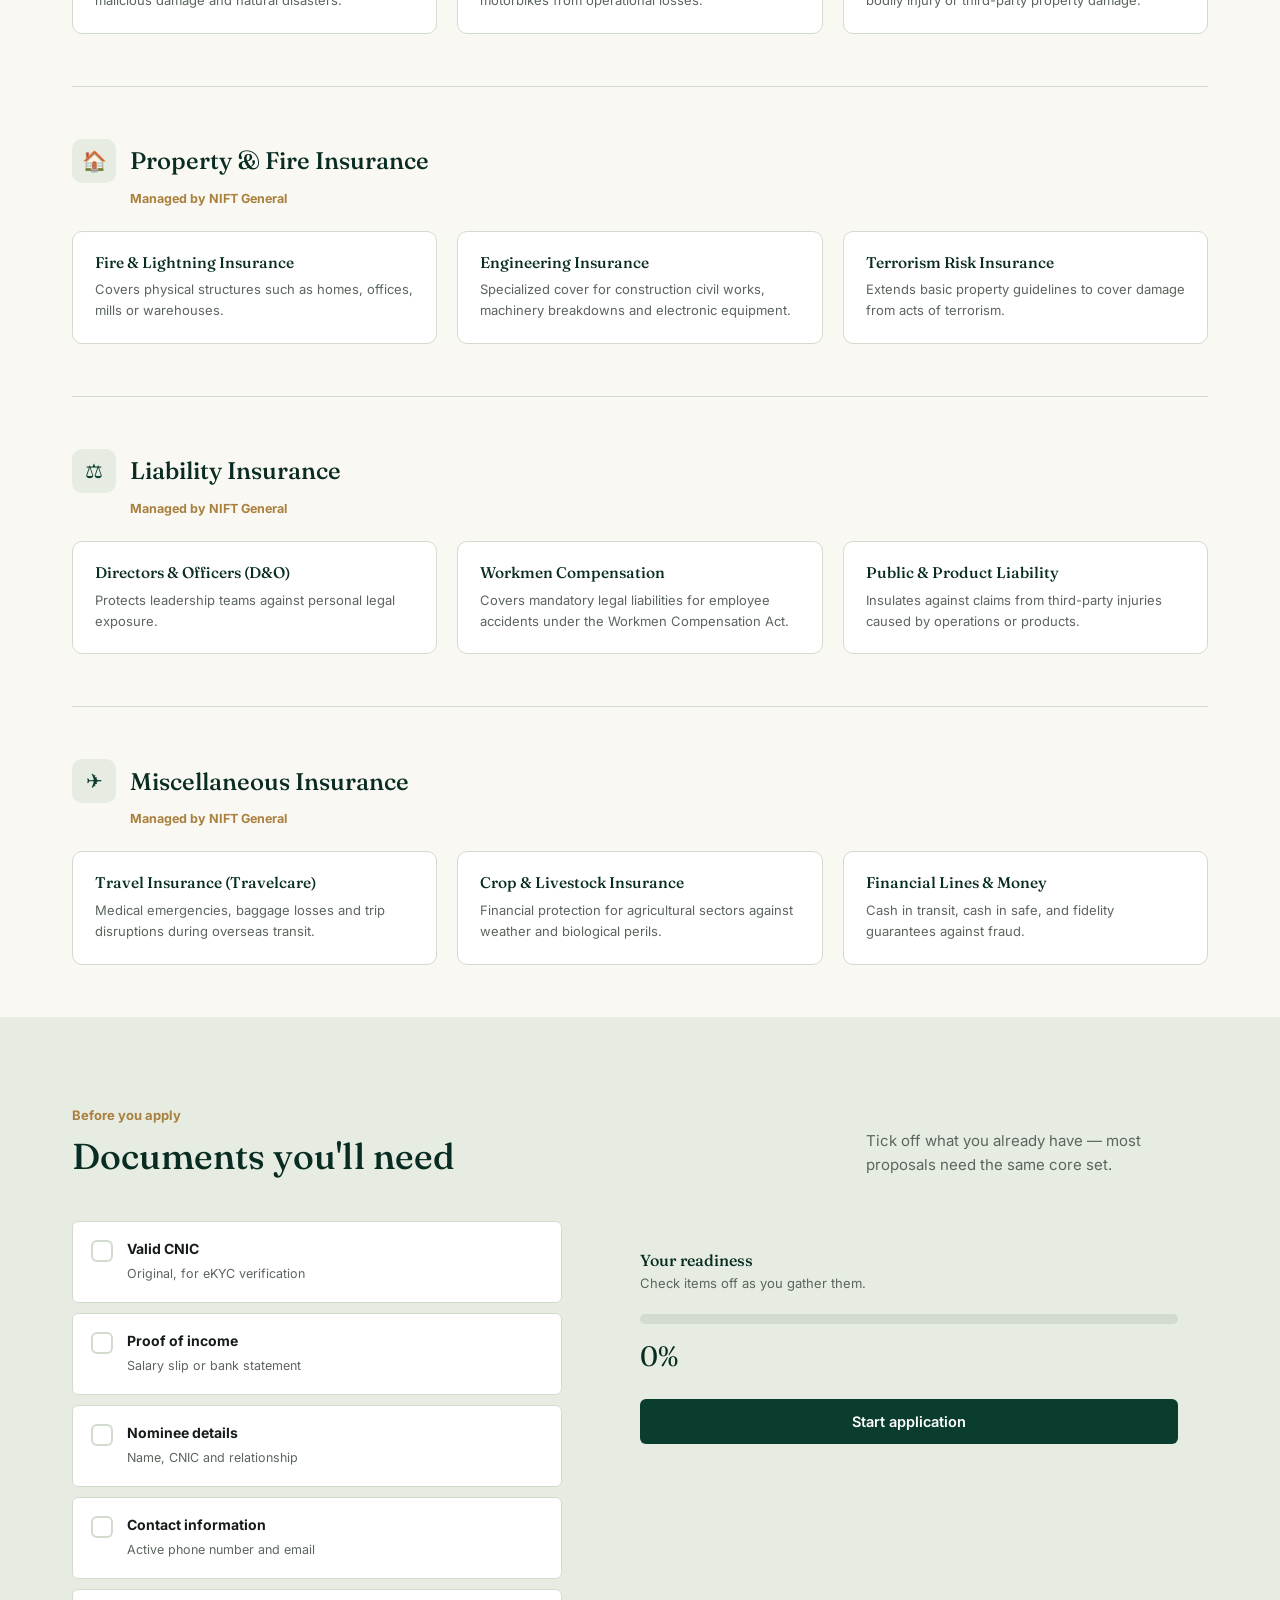
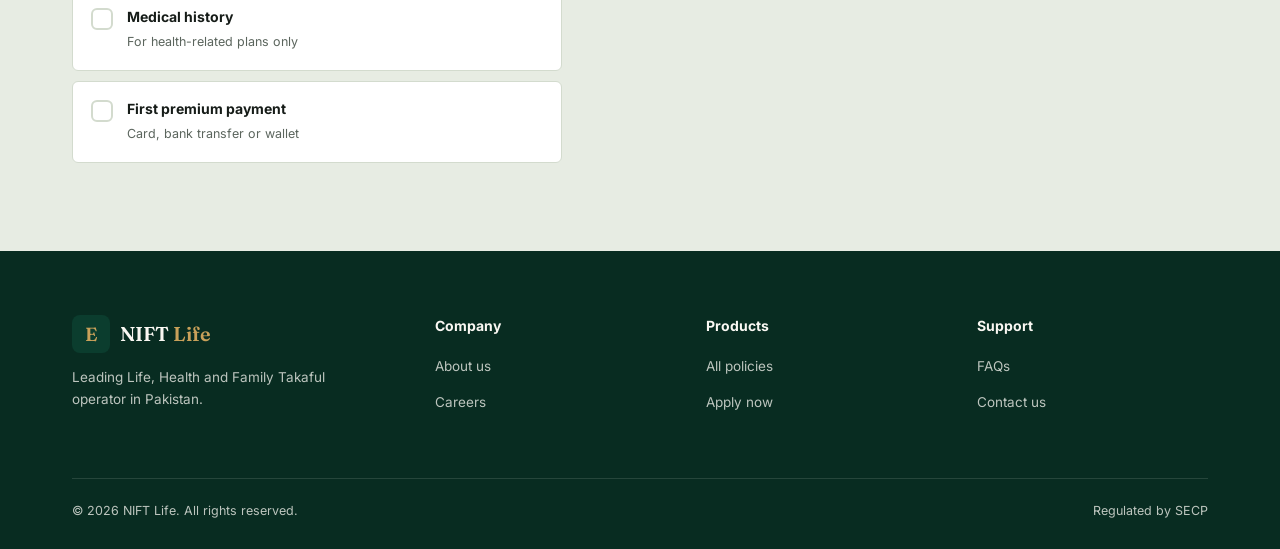
<file: policies.html>
<!DOCTYPE html>
<html lang="en">
<head>
<meta charset="UTF-8">
<meta name="viewport" content="width=device-width, initial-scale=1.0">
<title>All Policies — NIFT Life Portal</title>
<link rel="stylesheet" href="./css/style.css">
<link rel="stylesheet" href="./css/policies.css">
</head>
<body>

<div class="util-bar">
  <div class="wrap">
    <div class="util-left">
      <a href="tel:+9221111338111">+92-21-111-NIFT-111</a>
      <a href="mailto:info@niftlife.com">info@niftlife.com</a>
    </div>
    <div class="util-right">
      <a href="#">Branch Locator</a>
      <a href="#">Client Login</a>
    </div>
  </div>
</div>

<nav class="nav">
  <div class="wrap">
    <a href="index.html" class="brand">
      <span class="brand-mark">E</span>
      <span class="brand-name">NIFT <span>Life</span></span>
    </a>
    <ul class="nav-links">
      <li><a href="index.html">Home</a></li>
      <li><a href="policies.html" class="active">Policies</a></li>
      <li><a href="apply.html">Apply Now</a></li>
      <li><a href="index.html#about">About</a></li>
      <li><a href="index.html#contact">Contact</a></li>
    </ul>
    <div class="nav-cta">
      <a href="apply.html" class="btn btn-ghost">Client Login</a>
      <a href="apply.html" class="btn btn-primary">Get a Quote</a>
    </div>
    <button class="hamburger" aria-label="Menu">&#9776;</button>
  </div>
</nav>

<header class="page-hero">
  <div class="wrap">
    <div class="eyebrow-line"><span class="rule"></span> Complete product catalogue</div>
    <h1>Every NIFT policy, in one place</h1>
    <p>Browse by category, compare what each plan covers, and check the documents you'll need before you apply.</p>
  </div>
</header>

<div class="wrap">
  <div class="tabs">
    <button class="tab-btn active" data-cat="all">All policies</button>
    <button class="tab-btn" data-cat="life-savings">Life &amp; Savings</button>
    <button class="tab-btn" data-cat="health">Health</button>
    <button class="tab-btn" data-cat="motor">Motor</button>
    <button class="tab-btn" data-cat="property">Property &amp; Fire</button>
    <button class="tab-btn" data-cat="liability">Liability</button>
    <button class="tab-btn" data-cat="misc">Miscellaneous</button>
  </div>

  <section class="policy-block" data-cat="life-savings" id="life-savings">
    <div class="pb-head"><div class="pb-icon">&#9830;</div><h2>Life &amp; Savings Insurance</h2></div>
    <div class="pb-managed">Managed by NIFT Life</div>
    <div class="pb-cards">
      <div class="pb-card"><h4>Everyday Savings</h4><p>Capital accumulation plans like the Better Life Savings Plan and Guaranteed Acceptance Plan.</p></div>
      <div class="pb-card"><h4>Family Protection</h4><p>Pure protection policies ensuring financial continuation, e.g. Security Plus Plan.</p></div>
      <div class="pb-card"><h4>Child Education &amp; Marriage</h4><p>Target savings policies designed to pay for future milestone expenditures.</p></div>
      <div class="pb-card"><h4>Retirement Planning</h4><p>Wealth-building assets to secure financial independence in senior years.</p></div>
      <div class="pb-card"><h4>Building Wealth</h4><p>Capital Growth Plan and Emerald Plan for long-term investment growth.</p></div>
      <div class="pb-card"><h4>Bancassurance</h4><p>Bank-partnered savings plans across 13+ banking partners.</p></div>
    </div>
  </section>

  <section class="policy-block" data-cat="health" id="health">
    <div class="pb-head"><div class="pb-icon">&#10084;</div><h2>Health Insurance</h2></div>
    <div class="pb-managed">Managed by NIFT Life</div>
    <div class="pb-cards">
      <div class="pb-card"><h4>Mukammal Sehat</h4><p>Individual or family healthcare with up to PKR 1,000,000 cashless hospitalization.</p></div>
      <div class="pb-card"><h4>Personal Shield</h4><p>Dedicated individual coverage limits within Mukammal Sehat.</p></div>
      <div class="pb-card"><h4>Family Shield</h4><p>Pooled family coverage limits within Mukammal Sehat.</p></div>
      <div class="pb-card"><h4>Takaful Health Shield</h4><p>Shariah-compliant plan covering day surgery, diagnostics and pre-existing conditions.</p></div>
    </div>
  </section>

  <section class="policy-block" data-cat="motor" id="motor">
    <div class="pb-head"><div class="pb-icon">&#128663;</div><h2>Motor Insurance</h2></div>
    <div class="pb-managed">Managed by NIFT General</div>
    <div class="pb-cards">
      <div class="pb-card"><h4>Private Vehicle Comprehensive</h4><p>Covers private cars against accidents, theft, fire, malicious damage and natural disasters.</p></div>
      <div class="pb-card"><h4>Commercial Vehicle &amp; Motorcycle</h4><p>Policies built to insulate business fleets or motorbikes from operational losses.</p></div>
      <div class="pb-card"><h4>Third-Party Liability</h4><p>Compulsory legally mandated protection against bodily injury or third-party property damage.</p></div>
    </div>
  </section>

  <section class="policy-block" data-cat="property" id="property">
    <div class="pb-head"><div class="pb-icon">&#127968;</div><h2>Property &amp; Fire Insurance</h2></div>
    <div class="pb-managed">Managed by NIFT General</div>
    <div class="pb-cards">
      <div class="pb-card"><h4>Fire &amp; Lightning Insurance</h4><p>Covers physical structures such as homes, offices, mills or warehouses.</p></div>
      <div class="pb-card"><h4>Engineering Insurance</h4><p>Specialized cover for construction civil works, machinery breakdowns and electronic equipment.</p></div>
      <div class="pb-card"><h4>Terrorism Risk Insurance</h4><p>Extends basic property guidelines to cover damage from acts of terrorism.</p></div>
    </div>
  </section>

  <section class="policy-block" data-cat="liability" id="liability">
    <div class="pb-head"><div class="pb-icon">&#9878;</div><h2>Liability Insurance</h2></div>
    <div class="pb-managed">Managed by NIFT General</div>
    <div class="pb-cards">
      <div class="pb-card"><h4>Directors &amp; Officers (D&amp;O)</h4><p>Protects leadership teams against personal legal exposure.</p></div>
      <div class="pb-card"><h4>Workmen Compensation</h4><p>Covers mandatory legal liabilities for employee accidents under the Workmen Compensation Act.</p></div>
      <div class="pb-card"><h4>Public &amp; Product Liability</h4><p>Insulates against claims from third-party injuries caused by operations or products.</p></div>
    </div>
  </section>

  <section class="policy-block" data-cat="misc" id="misc">
    <div class="pb-head"><div class="pb-icon">&#9992;</div><h2>Miscellaneous Insurance</h2></div>
    <div class="pb-managed">Managed by NIFT General</div>
    <div class="pb-cards">
      <div class="pb-card"><h4>Travel Insurance (Travelcare)</h4><p>Medical emergencies, baggage losses and trip disruptions during overseas transit.</p></div>
      <div class="pb-card"><h4>Crop &amp; Livestock Insurance</h4><p>Financial protection for agricultural sectors against weather and biological perils.</p></div>
      <div class="pb-card"><h4>Financial Lines &amp; Money</h4><p>Cash in transit, cash in safe, and fidelity guarantees against fraud.</p></div>
    </div>
  </section>
</div>

<section class="section section-alt">
  <div class="wrap">
    <div class="section-head reveal">
      <div>
        <span class="eyebrow">Before you apply</span>
        <h2>Documents you'll need</h2>
      </div>
      <p>Tick off what you already have — most proposals need the same core set.</p>
    </div>

    <div class="req-wrap">
      <div class="req-list">
        <div class="req-item">
          <div class="req-check"></div>
          <div class="req-text"><b>Valid CNIC</b><span>Original, for eKYC verification</span></div>
        </div>
        <div class="req-item">
          <div class="req-check"></div>
          <div class="req-text"><b>Proof of income</b><span>Salary slip or bank statement</span></div>
        </div>
        <div class="req-item">
          <div class="req-check"></div>
          <div class="req-text"><b>Nominee details</b><span>Name, CNIC and relationship</span></div>
        </div>
        <div class="req-item">
          <div class="req-check"></div>
          <div class="req-text"><b>Contact information</b><span>Active phone number and email</span></div>
        </div>
        <div class="req-item">
          <div class="req-check"></div>
          <div class="req-text"><b>Medical history</b><span>For health-related plans only</span></div>
        </div>
        <div class="req-item">
          <div class="req-check"></div>
          <div class="req-text"><b>First premium payment</b><span>Card, bank transfer or wallet</span></div>
        </div>
      </div>

      <div class="req-progress-card">
        <h4>Your readiness</h4>
        <p>Check items off as you gather them.</p>
        <div class="progress-track"><div class="progress-fill"></div></div>
        <div class="progress-pct">0%</div>
        <a href="apply.html" class="btn btn-primary" style="width:100%;margin-top:20px;">Start application</a>
      </div>
    </div>
  </div>
</section>

<footer>
  <div class="wrap">
    <div class="foot-grid">
      <div class="foot-brand">
        <a href="index.html" class="brand">
          <span class="brand-mark">E</span>
          <span class="brand-name" style="color:var(--cream);">NIFT <span style="color:var(--gold);">Life</span></span>
        </a>
        <p>Leading Life, Health and Family Takaful operator in Pakistan.</p>
      </div>
      <div class="foot-col">
        <h5>Company</h5>
        <ul><li><a href="#">About us</a></li><li><a href="#">Careers</a></li></ul>
      </div>
      <div class="foot-col">
        <h5>Products</h5>
        <ul><li><a href="policies.html">All policies</a></li><li><a href="apply.html">Apply now</a></li></ul>
      </div>
      <div class="foot-col">
        <h5>Support</h5>
        <ul><li><a href="#">FAQs</a></li><li><a href="#">Contact us</a></li></ul>
      </div>
    </div>
    <div class="foot-bottom">
      <span>&copy; 2026 NIFT Life. All rights reserved.</span>
      <span>Regulated by SECP</span>
    </div>
  </div>
</footer>

<script src="../js/main.js"></script>
<script src="../js/policies.js"></script>
</body>
</html>
</file>
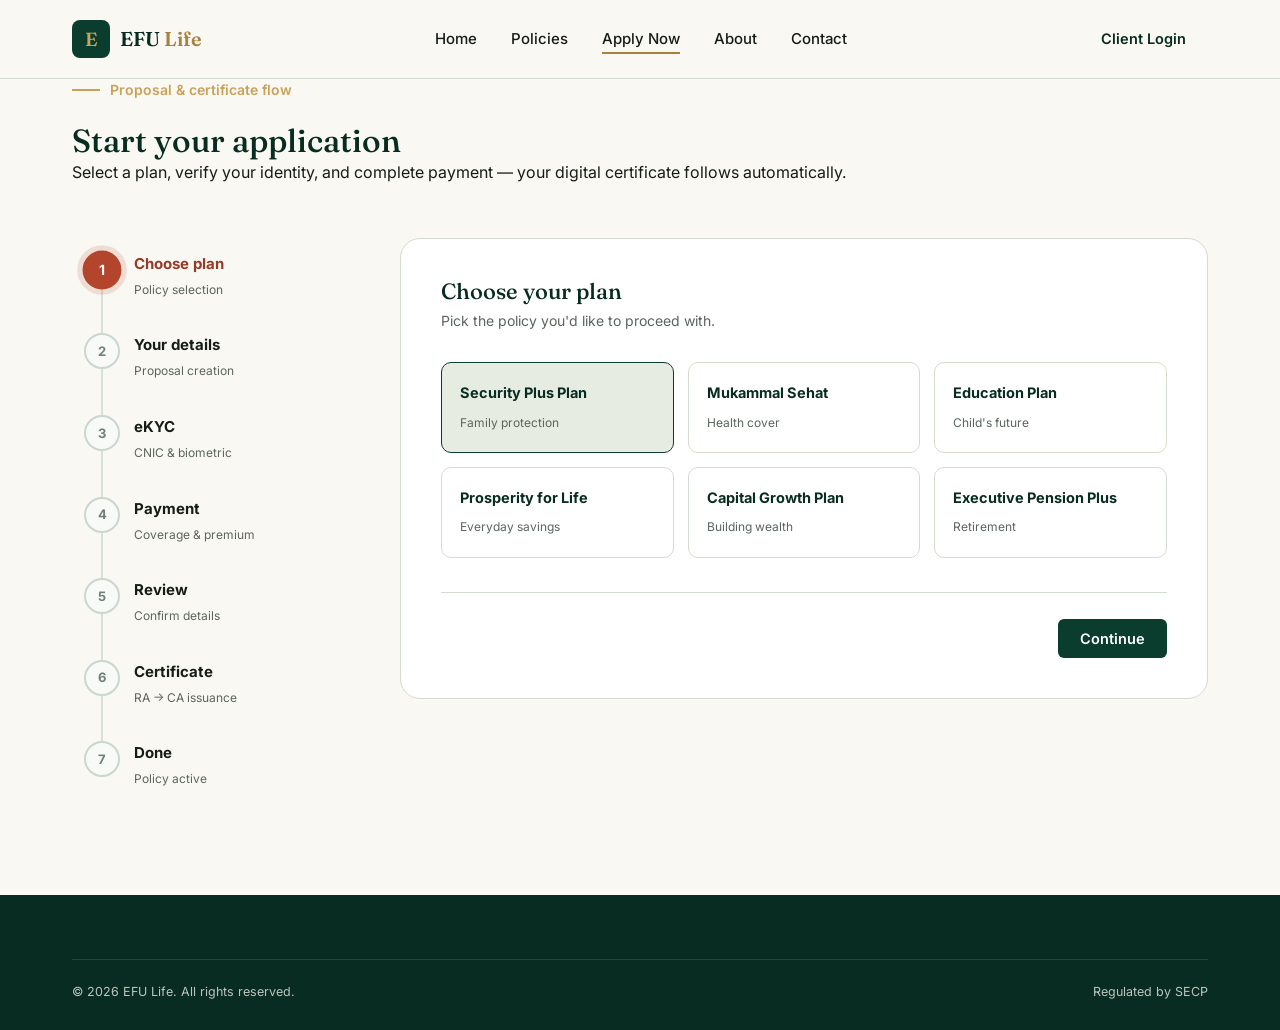
<file: html/apply.html>
<!DOCTYPE html>
<html lang="en">
<head>
<meta charset="UTF-8">
<meta name="viewport" content="width=device-width, initial-scale=1.0">
<title>Apply — EFU Life Portal</title>
<link rel="stylesheet" href="../css/style.css">
<link rel="stylesheet" href="../css/apply.css">
</head>
<body>

<nav class="nav">
  <div class="wrap">
    <a href="index.html" class="brand">
      <span class="brand-mark">E</span>
      <span class="brand-name">EFU <span>Life</span></span>
    </a>
    <ul class="nav-links">
      <li><a href="index.html">Home</a></li>
      <li><a href="policies.html">Policies</a></li>
      <li><a href="apply.html" class="active">Apply Now</a></li>
      <li><a href="index.html#about">About</a></li>
      <li><a href="index.html#contact">Contact</a></li>
    </ul>
    <div class="nav-cta">
      <a href="apply.html" class="btn btn-ghost">Client Login</a>
    </div>
    <button class="hamburger" aria-label="Menu">&#9776;</button>
  </div>
</nav>

<header class="page-hero" style="padding-bottom:0;">
  <div class="wrap">
    <div class="eyebrow-line"><span class="rule"></span> Proposal &amp; certificate flow</div>
    <h1>Start your application</h1>
    <p>Select a plan, verify your identity, and complete payment — your digital certificate follows automatically.</p>
  </div>
</header>

<div class="apply-shell">
  <div class="wrap apply-grid">

    <!-- Stepper -->
    <div class="stepper">
      <div class="step-item active">
        <div class="step-dot"><span>1</span></div>
        <div class="step-label"><b>Choose plan</b><span>Policy selection</span></div>
      </div>
      <div class="step-item">
        <div class="step-dot"><span>2</span></div>
        <div class="step-label"><b>Your details</b><span>Proposal creation</span></div>
      </div>
      <div class="step-item">
        <div class="step-dot"><span>3</span></div>
        <div class="step-label"><b>eKYC</b><span>CNIC &amp; biometric</span></div>
      </div>
      <div class="step-item">
        <div class="step-dot"><span>4</span></div>
        <div class="step-label"><b>Payment</b><span>Coverage &amp; premium</span></div>
      </div>
      <div class="step-item">
        <div class="step-dot"><span>5</span></div>
        <div class="step-label"><b>Review</b><span>Confirm details</span></div>
      </div>
      <div class="step-item">
        <div class="step-dot"><span>6</span></div>
        <div class="step-label"><b>Certificate</b><span>RA &rarr; CA issuance</span></div>
      </div>
      <div class="step-item">
        <div class="step-dot"><span>7</span></div>
        <div class="step-label"><b>Done</b><span>Policy active</span></div>
      </div>
    </div>

    <!-- Form card -->
    <div class="form-card">

      <!-- Panel 1: Plan selection -->
      <div class="form-panel active" data-panel="plan">
        <h3>Choose your plan</h3>
        <p class="fp-sub">Pick the policy you'd like to proceed with.</p>

        <div class="plan-select-grid">
          <div class="plan-pick" data-plan-name="Security Plus Plan">
            <h5>Security Plus Plan</h5>
            <span>Family protection</span>
          </div>
          <div class="plan-pick" data-plan-name="Mukammal Sehat">
            <h5>Mukammal Sehat</h5>
            <span>Health cover</span>
          </div>
          <div class="plan-pick" data-plan-name="Education Plan">
            <h5>Education Plan</h5>
            <span>Child's future</span>
          </div>
          <div class="plan-pick" data-plan-name="Prosperity for Life Plan">
            <h5>Prosperity for Life</h5>
            <span>Everyday savings</span>
          </div>
          <div class="plan-pick" data-plan-name="Capital Growth Plan">
            <h5>Capital Growth Plan</h5>
            <span>Building wealth</span>
          </div>
          <div class="plan-pick" data-plan-name="Executive Pension Plus Plan">
            <h5>Executive Pension Plus</h5>
            <span>Retirement</span>
          </div>
        </div>
        <p class="field-error plan-error" style="display:none;">Please select a plan to continue.</p>

        <div class="form-nav">
          <span></span>
          <button class="btn btn-primary" data-action="next">Continue</button>
        </div>
      </div>

      <!-- Panel 2: Personal details / eKYC -->
      <div class="form-panel" data-panel="details">
        <h3>Your details</h3>
        <p class="fp-sub">This information is used for proposal creation and eKYC verification.</p>

        <div class="form-row">
          <div class="form-group">
            <label>Full name <span class="req-star">*</span></label>
            <input type="text" id="inp-name" data-required="true" placeholder="As per CNIC">
            <span class="field-error">Please enter your full name.</span>
          </div>
          <div class="form-group">
            <label>CNIC number <span class="req-star">*</span></label>
            <input type="text" id="inp-cnic" data-required="true" inputmode="numeric" maxlength="15" autocomplete="off" placeholder="XXXXX-XXXXXXX-X">
            <span class="field-error">Enter your 13-digit CNIC as XXXXX-XXXXXXX-X.</span>
          </div>
        </div>

        <div class="form-row">
          <div class="form-group">
            <label>Date of birth <span class="req-star">*</span></label>
            <input type="date" id="inp-dob" data-required="true">
            <span class="field-error">Please select your date of birth.</span>
          </div>
          <div class="form-group">
            <label>City <span class="req-star">*</span></label>
            <input type="text" id="inp-city" data-required="true" placeholder="e.g. Karachi">
            <span class="field-error">Please enter your city.</span>
          </div>
        </div>

        <div class="form-row">
          <div class="form-group">
            <label>Contact number <span class="req-star">*</span></label>
            <div class="phone-input">
              <span aria-hidden="true">+92</span>
              <input type="tel" id="inp-phone" data-required="true" inputmode="numeric" maxlength="10" autocomplete="tel-national" placeholder="3XX-XXXXXXX">
            </div>
            <span class="field-error">Enter a valid 10-digit Pakistani mobile number.</span>
          </div>
          <div class="form-group">
            <label>Email address <span class="req-star">*</span></label>
            <input type="email" id="inp-email" data-required="true" placeholder="you@example.com">
            <span class="field-error">Please enter a valid email.</span>
          </div>
        </div>

        <div class="form-nav">
          <button class="btn btn-ghost" data-action="back">&larr; Back</button>
          <button class="btn btn-primary" data-action="next-ekyc">Continue to eKYC</button>
        </div>
      </div>

      <!-- Panel 2b: eKYC verification (live simulation) -->
      <div class="form-panel" data-panel="ekyc">
        <h3>eKYC &amp; verification</h3>
        <p class="fp-sub">Insurer performs eKYC — CNIC, biometric and contact checks.</p>

        <div class="ekyc-list">
          <div class="ekyc-item" id="ekyc-cnic">
            <div class="ekyc-spinner"></div>
            <div class="ekyc-text"><b>Verifying CNIC with NADRA</b><span>Matching name, CNIC and date of birth</span></div>
            <div class="ekyc-status">Pending</div>
          </div>
          <div class="ekyc-item" id="ekyc-bio">
            <div class="ekyc-spinner"></div>
            <div class="ekyc-text"><b>Biometric verification</b><span>Confirming identity via fingerprint / facial match</span></div>
            <div class="ekyc-status">Pending</div>
          </div>
          <div class="ekyc-item" id="ekyc-contact">
            <div class="ekyc-spinner"></div>
            <div class="ekyc-text"><b>Contact verification</b><span>Validating phone number and email</span></div>
            <div class="ekyc-status">Pending</div>
          </div>
        </div>

        <div class="ekyc-result" id="ekyc-result" style="display:none;">
          <span id="ekyc-result-icon">&#10003;</span>
          <div><b id="ekyc-result-title">Customer verified</b><span id="ekyc-result-sub">All checks passed successfully.</span></div>
        </div>

        <div class="form-nav">
          <button class="btn btn-ghost" data-action="back">&larr; Back</button>
          <button class="btn btn-primary" data-action="next" id="ekyc-continue-btn" disabled>Continue to payment</button>
        </div>
      </div>

      <!-- Panel 3: Coverage & payment -->
      <div class="form-panel" data-panel="payment">
        <h3>Coverage &amp; payment</h3>
        <p class="fp-sub">Set your coverage amount and premium frequency.</p>

        <div class="form-row">
          <div class="form-group">
            <label>Coverage amount (PKR) <span class="req-star">*</span></label>
            <input type="number" id="inp-cover" data-required="true" placeholder="e.g. 1000000">
            <span class="field-error">Please enter a coverage amount.</span>
          </div>
          <div class="form-group">
            <label>Policy term (years) <span class="req-star">*</span></label>
            <input type="number" id="inp-term" data-required="true" placeholder="e.g. 15">
            <span class="field-error">Please enter a policy term.</span>
          </div>
        </div>

        <div class="form-group">
          <label>Premium frequency</label>
          <select id="inp-freq">
            <option>Monthly</option>
            <option>Quarterly</option>
            <option>Annual</option>
          </select>
        </div>

        <div class="form-group">
          <label>Payment method</label>
          <select id="inp-pay-method">
            <option>Debit / Credit Card</option>
            <option>Bank Transfer</option>
            <option>Mobile Wallet</option>
          </select>
        </div>

        <div class="form-nav">
          <button class="btn btn-ghost" data-action="back">&larr; Back</button>
          <button class="btn btn-primary" data-action="next">Review application</button>
        </div>
      </div>

      <!-- Panel 4: Review -->
      <div class="form-panel" data-panel="review">
        <h3>Review your application</h3>
        <p class="fp-sub">Confirm everything looks correct before submitting.</p>

        <div class="review-block">
          <h5>Plan</h5>
          <div class="review-row"><span>Selected plan</span><span id="rv-plan">—</span></div>
        </div>

        <div class="review-block">
          <h5>Personal details</h5>
          <div class="review-row"><span>Full name</span><span id="rv-name">—</span></div>
          <div class="review-row"><span>CNIC</span><span id="rv-cnic">—</span></div>
          <div class="review-row"><span>Date of birth</span><span id="rv-dob">—</span></div>
          <div class="review-row"><span>City</span><span id="rv-city">—</span></div>
          <div class="review-row"><span>Phone</span><span id="rv-phone">—</span></div>
          <div class="review-row"><span>Email</span><span id="rv-email">—</span></div>
        </div>

        <div class="review-block">
          <h5>Coverage</h5>
          <div class="review-row"><span>Coverage amount</span><span id="rv-cover">—</span></div>
          <div class="review-row"><span>Policy term</span><span id="rv-term">—</span></div>
          <div class="review-row"><span>Premium frequency</span><span id="rv-freq">—</span></div>
        </div>

        <div class="form-nav">
          <button class="btn btn-ghost" data-action="back">&larr; Back</button>
          <button class="btn btn-primary" data-action="submit">Submit &amp; pay</button>
        </div>
      </div>

      <!-- Panel 4b: Payment processing + Certificate request (RA -> CA) -->
      <div class="form-panel" data-panel="certificate">
        <h3>Payment &amp; certificate issuance</h3>
        <p class="fp-sub">Your payment is confirmed, then a digital certificate is requested from the Certificate Authority.</p>

        <div class="cert-flow">
          <div class="cert-step" id="cert-payment">
            <div class="cert-icon">&#128179;</div>
            <div class="cert-text"><b>Payment received</b><span>Application approved by insurer</span></div>
            <div class="cert-badge">Pending</div>
          </div>

          <div class="cert-arrow">&#8595;</div>

          <div class="cert-step" id="cert-csr">
            <div class="cert-icon">&#128273;</div>
            <div class="cert-text"><b>Insurer (RA) creates certificate request</b><span>CSR sent via RA API, over TLS</span></div>
            <div class="cert-badge">Pending</div>
          </div>

          <div class="cert-arrow">&#8595;</div>

          <div class="cert-step" id="cert-validate">
            <div class="cert-icon">&#128737;</div>
            <div class="cert-text"><b>CA validates request</b><span>Applies certificate profile &amp; issuance policy</span></div>
            <div class="cert-badge">Pending</div>
          </div>

          <div class="cert-arrow">&#8595;</div>

          <div class="cert-step" id="cert-issued">
            <div class="cert-icon">&#9989;</div>
            <div class="cert-text"><b>Certificate issued</b><span>Short-lived certificate returned to insurer, over TLS</span></div>
            <div class="cert-badge">Pending</div>
          </div>
        </div>

        <div class="form-nav" style="justify-content:flex-end;">
          <button class="btn btn-primary" data-action="finish" id="cert-finish-btn" disabled>View confirmation</button>
        </div>
      </div>

      <!-- Panel 5: Success / certificate -->
      <div class="form-panel" data-panel="success">
        <div class="success-wrap">
          <div class="success-icon">&#10003;</div>
          <h3>Application submitted</h3>
          <p>Your identity was verified, payment confirmed, and a short-lived digital certificate was issued for your policy.</p>
          <div class="ref-box">Reference: <span id="ref-number">—</span></div>
          <div>
            <a href="index.html" class="btn btn-primary">Back to home</a>
          </div>
        </div>
      </div>

    </div>
  </div>
</div>

<footer>
  <div class="wrap">
    <div class="foot-bottom">
      <span>&copy; 2026 EFU Life. All rights reserved.</span>
      <span>Regulated by SECP</span>
    </div>
  </div>
</footer>

<script src="../js/main.js"></script>
<script src="../js/apply.js"></script>
</body>
</html>
</file>
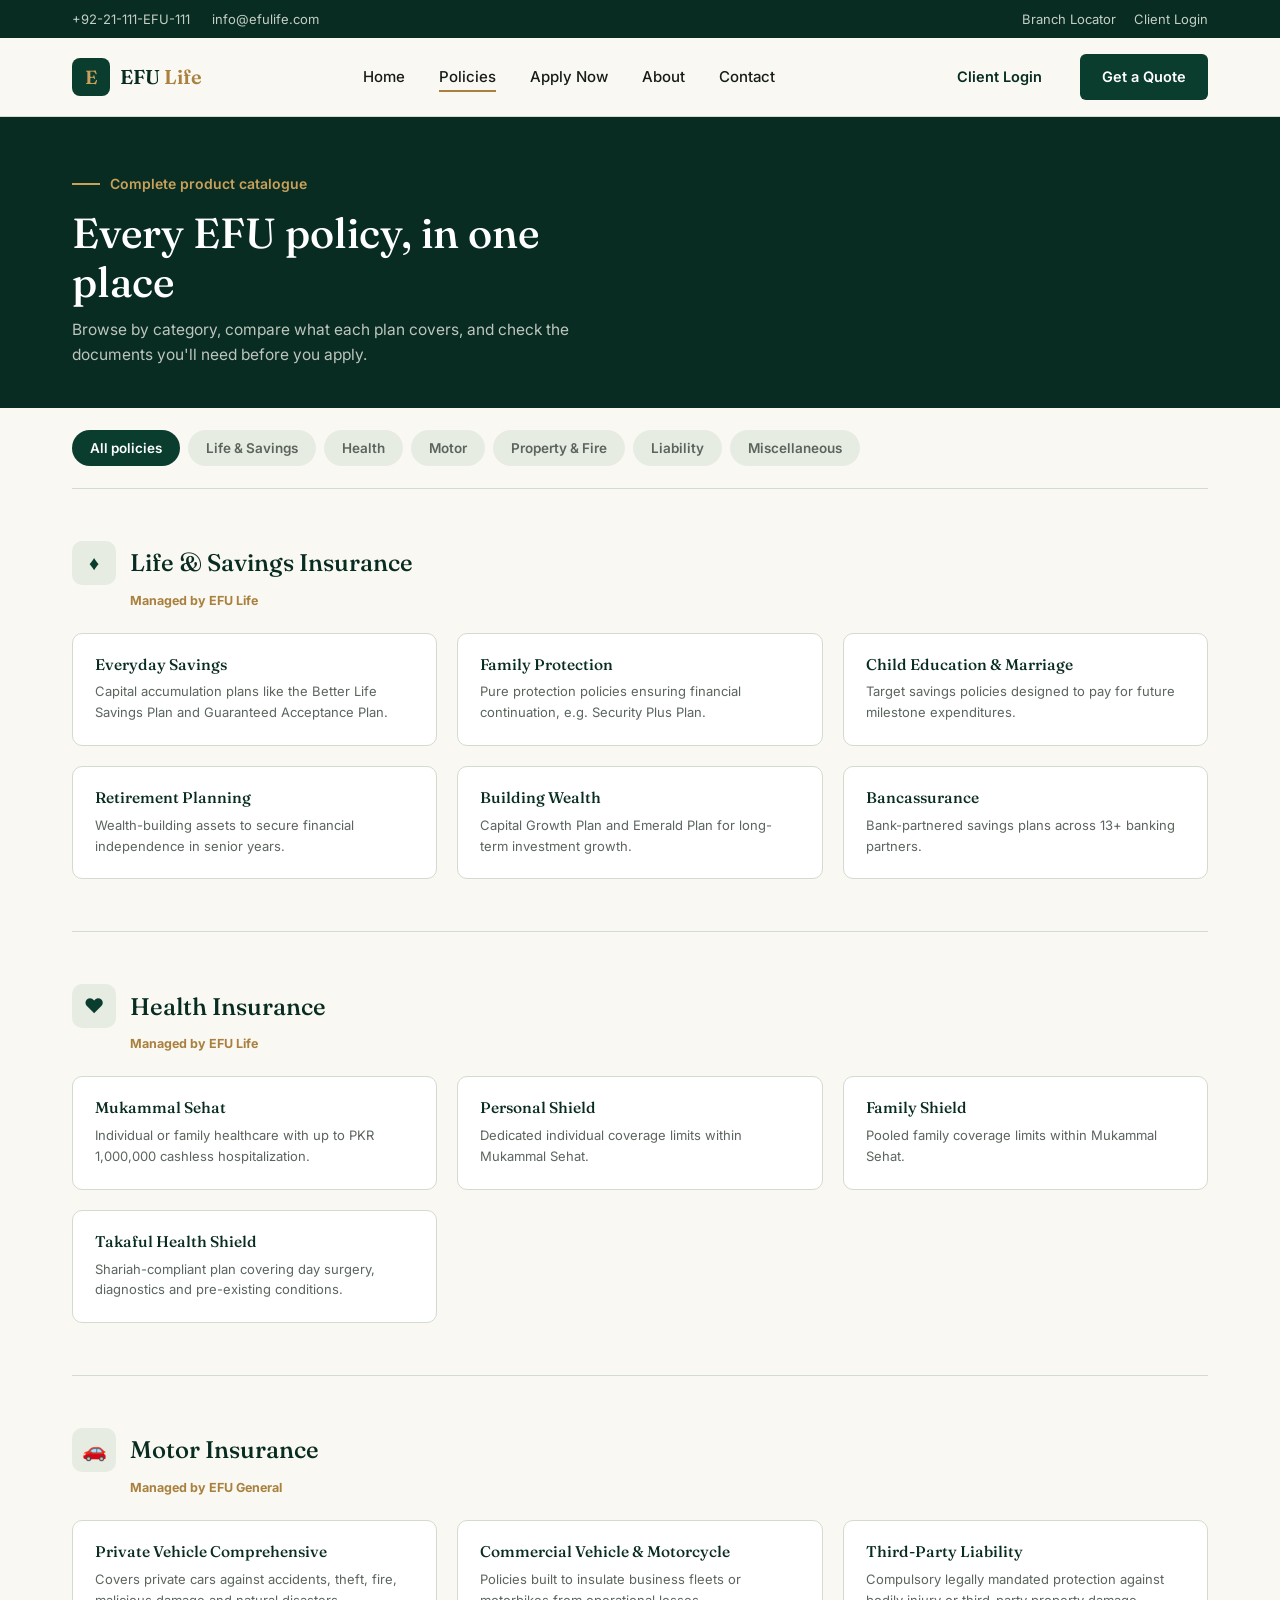
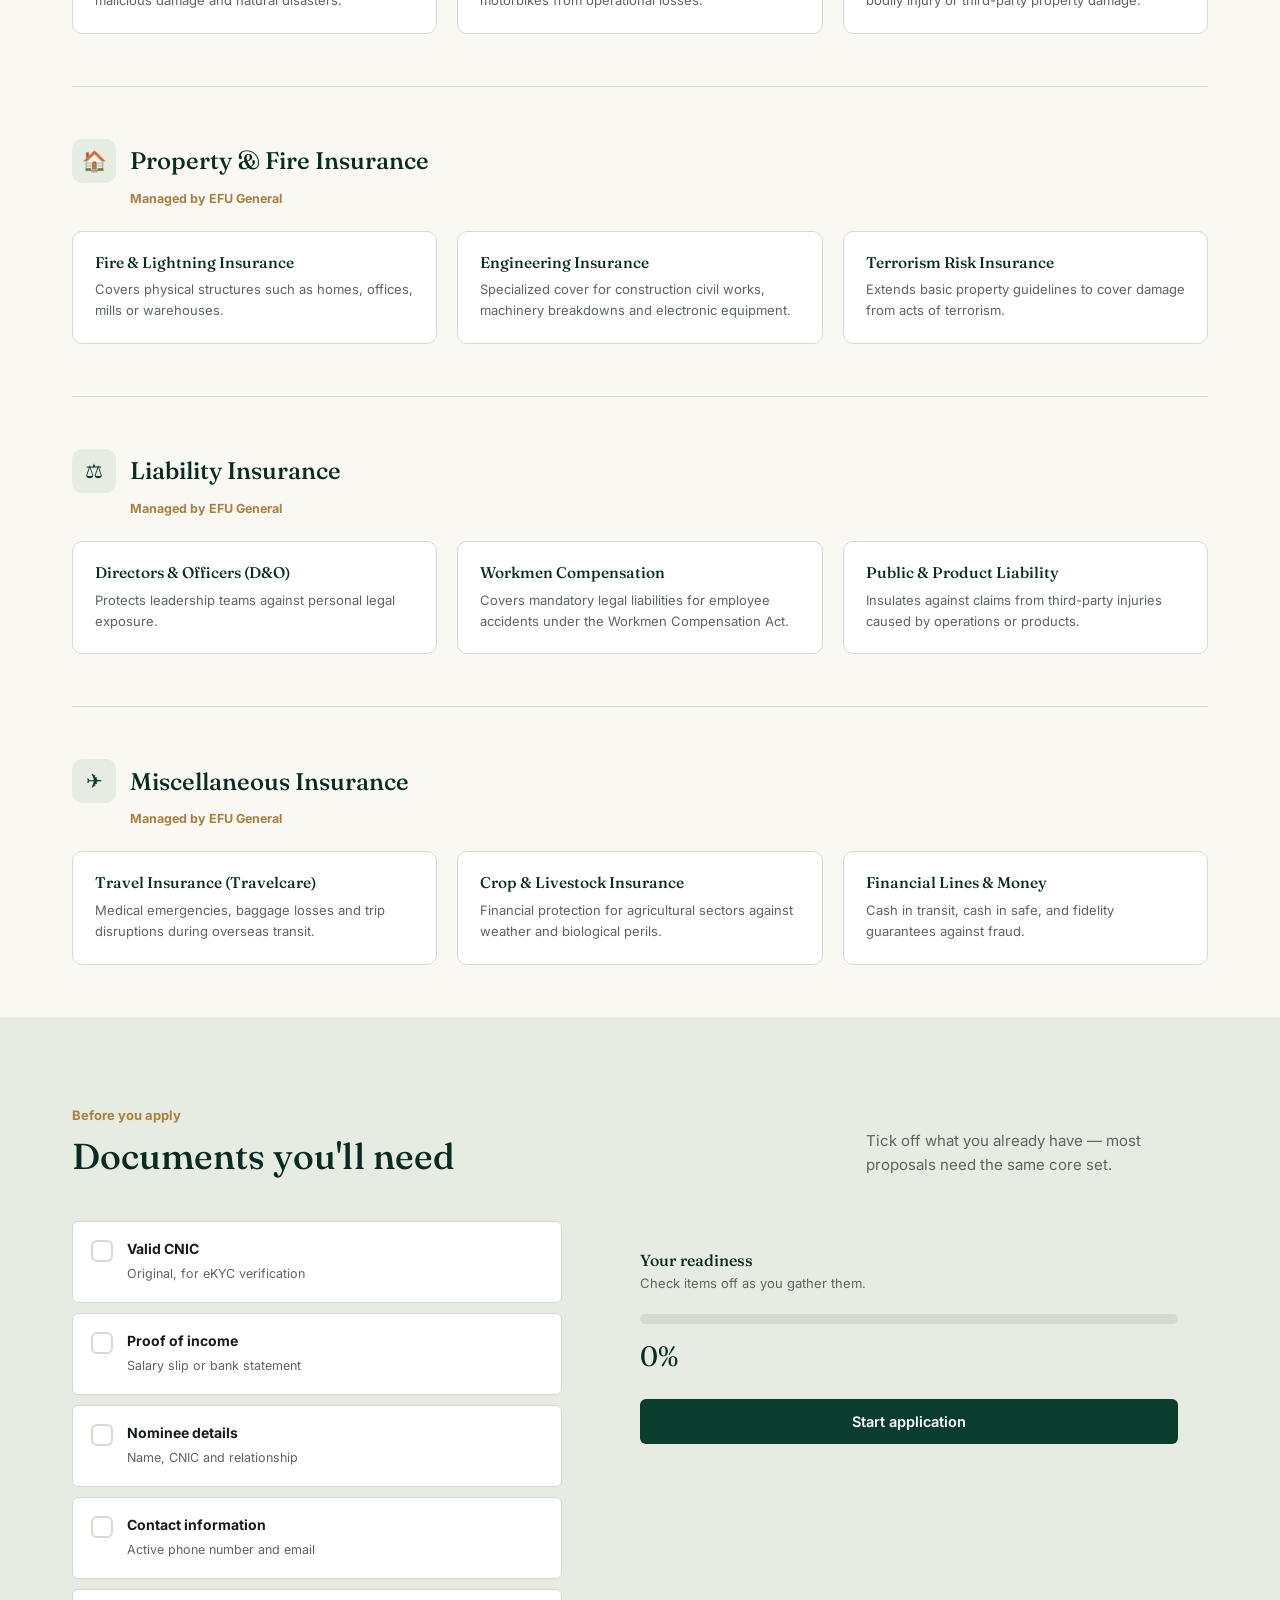
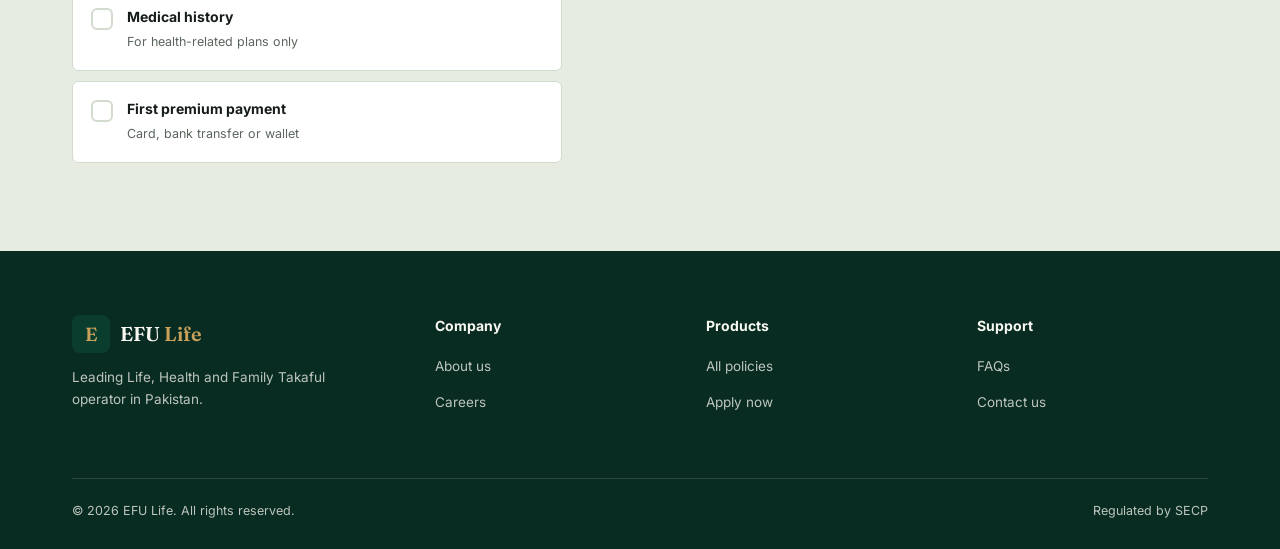
<file: html/policies.html>
<!DOCTYPE html>
<html lang="en">
<head>
<meta charset="UTF-8">
<meta name="viewport" content="width=device-width, initial-scale=1.0">
<title>All Policies — EFU Life Portal</title>
<link rel="stylesheet" href="../css/style.css">
<link rel="stylesheet" href="../css/policies.css">
</head>
<body>

<div class="util-bar">
  <div class="wrap">
    <div class="util-left">
      <a href="tel:+9221111338111">+92-21-111-EFU-111</a>
      <a href="mailto:info@efulife.com">info@efulife.com</a>
    </div>
    <div class="util-right">
      <a href="#">Branch Locator</a>
      <a href="#">Client Login</a>
    </div>
  </div>
</div>

<nav class="nav">
  <div class="wrap">
    <a href="index.html" class="brand">
      <span class="brand-mark">E</span>
      <span class="brand-name">EFU <span>Life</span></span>
    </a>
    <ul class="nav-links">
      <li><a href="index.html">Home</a></li>
      <li><a href="policies.html" class="active">Policies</a></li>
      <li><a href="apply.html">Apply Now</a></li>
      <li><a href="index.html#about">About</a></li>
      <li><a href="index.html#contact">Contact</a></li>
    </ul>
    <div class="nav-cta">
      <a href="apply.html" class="btn btn-ghost">Client Login</a>
      <a href="apply.html" class="btn btn-primary">Get a Quote</a>
    </div>
    <button class="hamburger" aria-label="Menu">&#9776;</button>
  </div>
</nav>

<header class="page-hero">
  <div class="wrap">
    <div class="eyebrow-line"><span class="rule"></span> Complete product catalogue</div>
    <h1>Every EFU policy, in one place</h1>
    <p>Browse by category, compare what each plan covers, and check the documents you'll need before you apply.</p>
  </div>
</header>

<div class="wrap">
  <div class="tabs">
    <button class="tab-btn active" data-cat="all">All policies</button>
    <button class="tab-btn" data-cat="life-savings">Life &amp; Savings</button>
    <button class="tab-btn" data-cat="health">Health</button>
    <button class="tab-btn" data-cat="motor">Motor</button>
    <button class="tab-btn" data-cat="property">Property &amp; Fire</button>
    <button class="tab-btn" data-cat="liability">Liability</button>
    <button class="tab-btn" data-cat="misc">Miscellaneous</button>
  </div>

  <section class="policy-block" data-cat="life-savings" id="life-savings">
    <div class="pb-head"><div class="pb-icon">&#9830;</div><h2>Life &amp; Savings Insurance</h2></div>
    <div class="pb-managed">Managed by EFU Life</div>
    <div class="pb-cards">
      <div class="pb-card"><h4>Everyday Savings</h4><p>Capital accumulation plans like the Better Life Savings Plan and Guaranteed Acceptance Plan.</p></div>
      <div class="pb-card"><h4>Family Protection</h4><p>Pure protection policies ensuring financial continuation, e.g. Security Plus Plan.</p></div>
      <div class="pb-card"><h4>Child Education &amp; Marriage</h4><p>Target savings policies designed to pay for future milestone expenditures.</p></div>
      <div class="pb-card"><h4>Retirement Planning</h4><p>Wealth-building assets to secure financial independence in senior years.</p></div>
      <div class="pb-card"><h4>Building Wealth</h4><p>Capital Growth Plan and Emerald Plan for long-term investment growth.</p></div>
      <div class="pb-card"><h4>Bancassurance</h4><p>Bank-partnered savings plans across 13+ banking partners.</p></div>
    </div>
  </section>

  <section class="policy-block" data-cat="health" id="health">
    <div class="pb-head"><div class="pb-icon">&#10084;</div><h2>Health Insurance</h2></div>
    <div class="pb-managed">Managed by EFU Life</div>
    <div class="pb-cards">
      <div class="pb-card"><h4>Mukammal Sehat</h4><p>Individual or family healthcare with up to PKR 1,000,000 cashless hospitalization.</p></div>
      <div class="pb-card"><h4>Personal Shield</h4><p>Dedicated individual coverage limits within Mukammal Sehat.</p></div>
      <div class="pb-card"><h4>Family Shield</h4><p>Pooled family coverage limits within Mukammal Sehat.</p></div>
      <div class="pb-card"><h4>Takaful Health Shield</h4><p>Shariah-compliant plan covering day surgery, diagnostics and pre-existing conditions.</p></div>
    </div>
  </section>

  <section class="policy-block" data-cat="motor" id="motor">
    <div class="pb-head"><div class="pb-icon">&#128663;</div><h2>Motor Insurance</h2></div>
    <div class="pb-managed">Managed by EFU General</div>
    <div class="pb-cards">
      <div class="pb-card"><h4>Private Vehicle Comprehensive</h4><p>Covers private cars against accidents, theft, fire, malicious damage and natural disasters.</p></div>
      <div class="pb-card"><h4>Commercial Vehicle &amp; Motorcycle</h4><p>Policies built to insulate business fleets or motorbikes from operational losses.</p></div>
      <div class="pb-card"><h4>Third-Party Liability</h4><p>Compulsory legally mandated protection against bodily injury or third-party property damage.</p></div>
    </div>
  </section>

  <section class="policy-block" data-cat="property" id="property">
    <div class="pb-head"><div class="pb-icon">&#127968;</div><h2>Property &amp; Fire Insurance</h2></div>
    <div class="pb-managed">Managed by EFU General</div>
    <div class="pb-cards">
      <div class="pb-card"><h4>Fire &amp; Lightning Insurance</h4><p>Covers physical structures such as homes, offices, mills or warehouses.</p></div>
      <div class="pb-card"><h4>Engineering Insurance</h4><p>Specialized cover for construction civil works, machinery breakdowns and electronic equipment.</p></div>
      <div class="pb-card"><h4>Terrorism Risk Insurance</h4><p>Extends basic property guidelines to cover damage from acts of terrorism.</p></div>
    </div>
  </section>

  <section class="policy-block" data-cat="liability" id="liability">
    <div class="pb-head"><div class="pb-icon">&#9878;</div><h2>Liability Insurance</h2></div>
    <div class="pb-managed">Managed by EFU General</div>
    <div class="pb-cards">
      <div class="pb-card"><h4>Directors &amp; Officers (D&amp;O)</h4><p>Protects leadership teams against personal legal exposure.</p></div>
      <div class="pb-card"><h4>Workmen Compensation</h4><p>Covers mandatory legal liabilities for employee accidents under the Workmen Compensation Act.</p></div>
      <div class="pb-card"><h4>Public &amp; Product Liability</h4><p>Insulates against claims from third-party injuries caused by operations or products.</p></div>
    </div>
  </section>

  <section class="policy-block" data-cat="misc" id="misc">
    <div class="pb-head"><div class="pb-icon">&#9992;</div><h2>Miscellaneous Insurance</h2></div>
    <div class="pb-managed">Managed by EFU General</div>
    <div class="pb-cards">
      <div class="pb-card"><h4>Travel Insurance (Travelcare)</h4><p>Medical emergencies, baggage losses and trip disruptions during overseas transit.</p></div>
      <div class="pb-card"><h4>Crop &amp; Livestock Insurance</h4><p>Financial protection for agricultural sectors against weather and biological perils.</p></div>
      <div class="pb-card"><h4>Financial Lines &amp; Money</h4><p>Cash in transit, cash in safe, and fidelity guarantees against fraud.</p></div>
    </div>
  </section>
</div>

<section class="section section-alt">
  <div class="wrap">
    <div class="section-head reveal">
      <div>
        <span class="eyebrow">Before you apply</span>
        <h2>Documents you'll need</h2>
      </div>
      <p>Tick off what you already have — most proposals need the same core set.</p>
    </div>

    <div class="req-wrap">
      <div class="req-list">
        <div class="req-item">
          <div class="req-check"></div>
          <div class="req-text"><b>Valid CNIC</b><span>Original, for eKYC verification</span></div>
        </div>
        <div class="req-item">
          <div class="req-check"></div>
          <div class="req-text"><b>Proof of income</b><span>Salary slip or bank statement</span></div>
        </div>
        <div class="req-item">
          <div class="req-check"></div>
          <div class="req-text"><b>Nominee details</b><span>Name, CNIC and relationship</span></div>
        </div>
        <div class="req-item">
          <div class="req-check"></div>
          <div class="req-text"><b>Contact information</b><span>Active phone number and email</span></div>
        </div>
        <div class="req-item">
          <div class="req-check"></div>
          <div class="req-text"><b>Medical history</b><span>For health-related plans only</span></div>
        </div>
        <div class="req-item">
          <div class="req-check"></div>
          <div class="req-text"><b>First premium payment</b><span>Card, bank transfer or wallet</span></div>
        </div>
      </div>

      <div class="req-progress-card">
        <h4>Your readiness</h4>
        <p>Check items off as you gather them.</p>
        <div class="progress-track"><div class="progress-fill"></div></div>
        <div class="progress-pct">0%</div>
        <a href="apply.html" class="btn btn-primary" style="width:100%;margin-top:20px;">Start application</a>
      </div>
    </div>
  </div>
</section>

<footer>
  <div class="wrap">
    <div class="foot-grid">
      <div class="foot-brand">
        <a href="index.html" class="brand">
          <span class="brand-mark">E</span>
          <span class="brand-name" style="color:var(--cream);">EFU <span style="color:var(--gold);">Life</span></span>
        </a>
        <p>Leading Life, Health and Family Takaful operator in Pakistan.</p>
      </div>
      <div class="foot-col">
        <h5>Company</h5>
        <ul><li><a href="#">About us</a></li><li><a href="#">Careers</a></li></ul>
      </div>
      <div class="foot-col">
        <h5>Products</h5>
        <ul><li><a href="policies.html">All policies</a></li><li><a href="apply.html">Apply now</a></li></ul>
      </div>
      <div class="foot-col">
        <h5>Support</h5>
        <ul><li><a href="#">FAQs</a></li><li><a href="#">Contact us</a></li></ul>
      </div>
    </div>
    <div class="foot-bottom">
      <span>&copy; 2026 EFU Life. All rights reserved.</span>
      <span>Regulated by SECP</span>
    </div>
  </div>
</footer>

<script src="../js/main.js"></script>
<script src="../js/policies.js"></script>
</body>
</html>
</file>
<file: css/style.css>
/* ================= Insurance Portal — Design System ================= */
@import url('https://fonts.googleapis.com/css2?family=Fraunces:opsz,wght@9..144,400;9..144,500;9..144,600;9..144,700&family=Inter:wght@400;500;600;700&display=swap');

:root{
  --ink:#161C18;
  --emerald:#0B3D2E;
  --emerald-deep:#082C21;
  --gold:#C9A15A;
  --gold-deep:#A9803E;
  --cream:#FAF8F3;
  --sage:#E7ECE3;
  --sage-line:#D3DBCE;
  --white:#FFFFFF;
  --gray-600:#5B655D;
  --gray-500:#7C867E;
  --radius-sm:6px;
  --radius-md:10px;
  --radius-lg:20px;
  --maxw:1200px;
  --serif:'Fraunces', Georgia, serif;
  --sans:'Inter', -apple-system, sans-serif;
}

*{margin:0;padding:0;box-sizing:border-box;}

html{scroll-behavior:smooth;}

body{
  font-family:var(--sans);
  color:var(--ink);
  background:var(--cream);
  line-height:1.6;
  -webkit-font-smoothing:antialiased;
}

a{color:inherit;text-decoration:none;}
ul{list-style:none;}
img{max-width:100%;display:block;}
button{font-family:inherit;cursor:pointer;border:none;background:none;}

.wrap{max-width:var(--maxw);margin:0 auto;padding:0 32px;}

:focus-visible{outline:2px solid var(--gold-deep);outline-offset:3px;}

h1,h2,h3,h4{font-family:var(--serif);font-weight:500;line-height:1.15;color:var(--emerald-deep);}

/* ---------- Top utility bar ---------- */
.util-bar{
  background:var(--emerald-deep);
  color:var(--sage);
  font-size:13px;
}
.util-bar .wrap{
  display:flex;justify-content:space-between;align-items:center;
  height:38px;
}
.util-bar a{opacity:.85;transition:opacity .15s;}
.util-bar a:hover{opacity:1;}
.util-left{display:flex;gap:22px;}
.util-right{display:flex;gap:18px;}

/* ---------- Nav ---------- */
.nav{
  background:var(--cream);
  border-bottom:1px solid var(--sage-line);
  position:sticky;top:0;z-index:100;
}
.nav .wrap{
  display:flex;align-items:center;justify-content:space-between;
  height:78px;
}
.brand{display:flex;align-items:center;gap:10px;}
.brand-mark{
  width:38px;height:38px;border-radius:8px;
  background:var(--emerald);
  display:flex;align-items:center;justify-content:center;
  color:var(--gold);font-family:var(--serif);font-weight:600;font-size:19px;
}
.brand-name{font-family:var(--serif);font-size:20px;font-weight:600;color:var(--emerald-deep);}
.brand-name span{color:var(--gold-deep);}

.nav-links{display:flex;gap:34px;}
.nav-links a{
  font-size:15px;font-weight:500;color:var(--ink);
  position:relative;padding:4px 0;
}
.nav-links a::after{
  content:'';position:absolute;left:0;bottom:-2px;width:0;height:2px;
  background:var(--gold-deep);transition:width .2s ease;
}
.nav-links a:hover::after,.nav-links a.active::after{width:100%;}

.nav-cta{display:flex;align-items:center;gap:16px;}
.btn{
  display:inline-flex;align-items:center;justify-content:center;gap:8px;
  padding:11px 22px;border-radius:var(--radius-sm);
  font-size:14.5px;font-weight:600;
  transition:transform .15s ease, box-shadow .15s ease, background .15s ease;
}
.btn-primary{background:var(--emerald);color:var(--white);}
.btn-primary:hover{background:var(--emerald-deep);box-shadow:0 6px 18px rgba(11,61,46,.28);transform:translateY(-1px);}
.btn-ghost{color:var(--emerald-deep);font-weight:600;}
.btn-gold{background:var(--gold);color:var(--emerald-deep);}
.btn-gold:hover{background:var(--gold-deep);color:var(--white);}

.hamburger{display:none;}

/* ---------- Hero ---------- */
.hero{
  background:
    radial-gradient(900px 500px at 88% -10%, rgba(201,161,90,.14), transparent 60%),
    var(--emerald-deep);
  color:var(--cream);
  padding:76px 0 96px;
  position:relative;
  overflow:hidden;
}
.hero::before{
  content:'';position:absolute;inset:0;
  background-image:
    linear-gradient(rgba(255,255,255,.04) 1px, transparent 1px),
    linear-gradient(90deg, rgba(255,255,255,.04) 1px, transparent 1px);
  background-size:56px 56px;
  mask-image:linear-gradient(180deg, black, transparent 70%);
  pointer-events:none;
}
.hero .wrap{
  display:grid;grid-template-columns:1.05fr .95fr;
  gap:56px;align-items:center;position:relative;
}
.eyebrow-line{
  display:flex;align-items:center;gap:10px;
  color:var(--gold);font-size:14px;font-weight:600;margin-bottom:22px;
}
.eyebrow-line .rule{width:28px;height:1.5px;background:var(--gold);}
.hero h1{
  font-size:clamp(34px,4.6vw,56px);
  color:var(--white);
  max-width:14ch;
  margin-bottom:22px;
}
.hero-sub{
  font-size:17.5px;color:rgba(250,248,243,.78);
  max-width:46ch;margin-bottom:34px;
}
.hero-actions{display:flex;gap:14px;margin-bottom:44px;}
.hero-stats{display:flex;gap:36px;flex-wrap:wrap;}
.hstat b{display:block;font-family:var(--serif);font-size:26px;color:var(--gold);}
.hstat span{font-size:13px;color:rgba(250,248,243,.65);}

/* ---------- Calculator card (signature element) ---------- */
.calc-card{
  background:var(--cream);
  border-radius:var(--radius-lg);
  padding:30px;
  box-shadow:0 30px 60px -20px rgba(0,0,0,.45);
  color:var(--ink);
}
.calc-card h3{font-size:19px;margin-bottom:4px;color:var(--emerald-deep);}
.calc-card .calc-sub{font-size:13.5px;color:var(--gray-600);margin-bottom:22px;}

.field{margin-bottom:18px;}
.field label{
  display:flex;justify-content:space-between;
  font-size:13px;font-weight:600;color:var(--gray-600);margin-bottom:8px;
}
.field label b{color:var(--emerald-deep);font-weight:700;}

.seg{
  display:flex;background:var(--sage);border-radius:var(--radius-sm);padding:4px;gap:4px;
}
.seg button{
  flex:1;padding:9px 0;border-radius:6px;font-size:13.5px;font-weight:600;
  color:var(--gray-600);transition:all .15s ease;
}
.seg button.active{background:var(--emerald);color:var(--white);}

input[type="range"]{
  width:100%;height:5px;border-radius:4px;
  background:var(--sage-line);appearance:none;-webkit-appearance:none;
}
input[type="range"]::-webkit-slider-thumb{
  appearance:none;-webkit-appearance:none;
  width:18px;height:18px;border-radius:50%;
  background:var(--emerald);border:3px solid var(--white);
  box-shadow:0 2px 6px rgba(0,0,0,.3);cursor:pointer;
}
input[type="range"]::-moz-range-thumb{
  width:18px;height:18px;border-radius:50%;
  background:var(--emerald);border:3px solid var(--white);cursor:pointer;
}

select{
  width:100%;padding:11px 14px;border-radius:var(--radius-sm);
  border:1px solid var(--sage-line);background:var(--white);
  font-size:14px;font-family:inherit;color:var(--ink);
}

.calc-result{
  margin-top:24px;padding:20px;border-radius:var(--radius-md);
  background:var(--sage);border:1px solid var(--sage-line);
  display:flex;justify-content:space-between;align-items:center;
}
.calc-result .r-label{font-size:12.5px;color:var(--gray-600);}
.calc-result .r-amount{font-family:var(--serif);font-size:26px;color:var(--emerald-deep);}
.calc-result .r-amount small{font-size:13px;font-weight:400;color:var(--gray-600);}

.calc-card .btn-primary{width:100%;margin-top:16px;padding:13px 0;font-size:15px;}

/* ---------- Section shell ---------- */
.section{padding:88px 0;}
.section-alt{background:var(--sage);}
.section-head{
  display:flex;justify-content:space-between;align-items:flex-end;
  margin-bottom:44px;gap:24px;
}
.section-head h2{font-size:clamp(26px,3vw,36px);max-width:16ch;}
.section-head p{color:var(--gray-600);max-width:38ch;font-size:15px;}
.eyebrow{
  font-size:13px;font-weight:700;color:var(--gold-deep);
  margin-bottom:10px;display:block;
}

/* ---------- Category rail ---------- */
.cat-rail{
  display:grid;grid-template-columns:repeat(4,1fr);gap:20px;
}
.cat-card{
  background:var(--white);border:1px solid var(--sage-line);
  border-radius:var(--radius-md);padding:26px;
  transition:transform .18s ease, box-shadow .18s ease, border-color .18s ease;
}
.cat-card:hover{
  transform:translateY(-4px);
  box-shadow:0 20px 40px -18px rgba(11,61,46,.25);
  border-color:var(--gold);
}
.cat-icon{
  width:46px;height:46px;border-radius:10px;background:var(--sage);
  display:flex;align-items:center;justify-content:center;
  color:var(--emerald);font-size:21px;margin-bottom:18px;
}
.cat-card h4{font-size:17px;margin-bottom:8px;}
.cat-card p{font-size:13.5px;color:var(--gray-600);margin-bottom:14px;}
.cat-card .cat-link{
  font-size:13px;font-weight:700;color:var(--emerald);
  display:inline-flex;align-items:center;gap:6px;
}

/* ---------- Plans grid ---------- */
.plans-grid{
  display:grid;grid-template-columns:repeat(3,1fr);gap:24px;
}
.plan-card{
  background:var(--white);border:1px solid var(--sage-line);
  border-radius:var(--radius-md);overflow:hidden;
  display:flex;flex-direction:column;
}
.plan-top{padding:26px 26px 0;}
.plan-tag{
  display:inline-block;font-size:11.5px;font-weight:700;letter-spacing:.02em;
  color:var(--emerald);background:var(--sage);padding:5px 10px;border-radius:20px;
  margin-bottom:14px;
}
.plan-card h4{font-size:19px;margin-bottom:8px;}
.plan-card .plan-desc{font-size:13.5px;color:var(--gray-600);margin-bottom:18px;}
.plan-feats{padding:0 26px;flex:1;}
.plan-feats li{
  font-size:13.5px;color:var(--ink);padding:9px 0;
  border-top:1px solid var(--sage);
  display:flex;gap:10px;align-items:flex-start;
}
.plan-feats li::before{content:'✓';color:var(--gold-deep);font-weight:700;}
.plan-bottom{padding:22px 26px 26px;}
.plan-bottom .btn{width:100%;}

/* ---------- Process / flow ---------- */
.flow{display:grid;grid-template-columns:repeat(4,1fr);gap:20px;counter-reset:step;}
.flow-step{position:relative;padding:28px 22px 22px;background:var(--white);border-radius:var(--radius-md);border:1px solid var(--sage-line);}
.flow-num{
  font-family:var(--serif);font-size:14px;color:var(--gold-deep);font-weight:700;
  margin-bottom:14px;
}
.flow-step h4{font-size:16px;margin-bottom:8px;}
.flow-step p{font-size:13px;color:var(--gray-600);}
.flow-arrow{
  display:none;
}

/* ---------- Trust / stats strip ---------- */
.trust-strip{
  background:var(--emerald-deep);color:var(--cream);padding:56px 0;
}
.trust-grid{display:grid;grid-template-columns:repeat(4,1fr);gap:32px;text-align:center;}
.trust-grid b{display:block;font-family:var(--serif);font-size:32px;color:var(--gold);margin-bottom:6px;}
.trust-grid span{font-size:13.5px;color:rgba(250,248,243,.72);}

/* ---------- Testimonials ---------- */
.testi-grid{display:grid;grid-template-columns:repeat(3,1fr);gap:24px;}
.testi-card{
  background:var(--white);border:1px solid var(--sage-line);border-radius:var(--radius-md);
  padding:26px;
}
.testi-quote{font-size:14.5px;color:var(--ink);margin-bottom:18px;font-style:italic;}
.testi-name{font-size:14px;font-weight:700;color:var(--emerald-deep);}
.testi-role{font-size:12.5px;color:var(--gray-600);}

/* ---------- CTA band ---------- */
.cta-band{
  background:var(--gold);
  border-radius:var(--radius-lg);
  padding:52px;
  display:flex;justify-content:space-between;align-items:center;gap:32px;
  margin:0 32px;
}
.cta-band h3{font-size:26px;max-width:20ch;}
.cta-band p{font-size:14.5px;color:var(--emerald-deep);opacity:.8;margin-top:8px;}

/* ---------- Footer ---------- */
footer{background:var(--emerald-deep);color:rgba(250,248,243,.75);padding:64px 0 28px;}
.foot-grid{display:grid;grid-template-columns:1.4fr 1fr 1fr 1fr;gap:40px;margin-bottom:48px;}
.foot-brand p{font-size:13.5px;margin:14px 0 20px;max-width:32ch;}
.foot-col h5{color:var(--cream);font-size:14px;margin-bottom:16px;}
.foot-col li{margin-bottom:10px;}
.foot-col a{font-size:13.5px;transition:color .15s;}
.foot-col a:hover{color:var(--gold);}
.foot-bottom{
  border-top:1px solid rgba(250,248,243,.12);padding-top:22px;
  display:flex;justify-content:space-between;font-size:12.5px;
}
.foot-social{display:flex;gap:14px;}

/* ---------- Utility ---------- */
.reveal{opacity:0;transform:translateY(14px);transition:opacity .6s ease, transform .6s ease;}
.reveal.in{opacity:1;transform:none;}

/* ================= Responsive ================= */
@media(max-width:980px){
  .hero .wrap{grid-template-columns:1fr;}
  .cat-rail,.plans-grid,.testi-grid{grid-template-columns:repeat(2,1fr);}
  .flow{grid-template-columns:repeat(2,1fr);}
  .foot-grid{grid-template-columns:1fr 1fr;}
  .trust-grid{grid-template-columns:repeat(2,1fr);gap:28px;}
}
@media(max-width:720px){
  .nav-links{display:none;}
  .hamburger{display:block;font-size:22px;color:var(--emerald-deep);}
  .util-bar{display:none;}
  .cat-rail,.plans-grid,.testi-grid,.flow{grid-template-columns:1fr;}
  .cta-band{flex-direction:column;text-align:center;padding:36px 24px;}
  .foot-grid{grid-template-columns:1fr;}
  .foot-bottom{flex-direction:column;gap:12px;text-align:center;}
  .section{padding:56px 0;}
}
</file>
<file: css/policies.css>
/* ================= Policies page ================= */
.page-hero{
  background:var(--emerald-deep);color:var(--cream);
  padding:56px 0 40px;
}
.page-hero .eyebrow-line{margin-bottom:14px;}
.page-hero h1{color:var(--white);font-size:clamp(28px,4vw,42px);max-width:20ch;margin-bottom:12px;}
.page-hero p{color:rgba(250,248,243,.75);max-width:52ch;font-size:15.5px;}

.tabs{
  display:flex;gap:8px;flex-wrap:wrap;
  padding:22px 0;border-bottom:1px solid var(--sage-line);
  position:sticky;top:78px;background:var(--cream);z-index:50;
}
.tab-btn{
  padding:10px 18px;border-radius:30px;font-size:13.5px;font-weight:600;
  color:var(--gray-600);background:var(--sage);
  transition:background .15s ease, color .15s ease;
}
.tab-btn.active,.tab-btn:hover{background:var(--emerald);color:var(--white);}

.policy-block{padding:52px 0;border-bottom:1px solid var(--sage-line);}
.policy-block:last-child{border-bottom:none;}
.pb-head{display:flex;align-items:center;gap:14px;margin-bottom:6px;}
.pb-icon{
  width:44px;height:44px;border-radius:10px;background:var(--sage);
  display:flex;align-items:center;justify-content:center;color:var(--emerald);font-size:20px;
}
.pb-head h2{font-size:24px;}
.pb-managed{font-size:12.5px;color:var(--gold-deep);font-weight:700;margin-left:58px;margin-bottom:22px;}

.pb-cards{display:grid;grid-template-columns:repeat(3,1fr);gap:20px;}
.pb-card{
  background:var(--white);border:1px solid var(--sage-line);border-radius:var(--radius-md);
  padding:22px;
}
.pb-card h4{font-size:15.5px;margin-bottom:8px;color:var(--emerald-deep);}
.pb-card p{font-size:13px;color:var(--gray-600);}

/* Requirements checklist section */
.req-wrap{
  display:grid;grid-template-columns:.9fr 1.1fr;gap:48px;align-items:start;
}
.req-list{display:flex;flex-direction:column;gap:10px;}
.req-item{
  display:flex;gap:14px;align-items:flex-start;
  background:var(--white);border:1px solid var(--sage-line);border-radius:var(--radius-sm);
  padding:16px 18px;cursor:pointer;transition:border-color .15s ease;
}
.req-item:hover{border-color:var(--gold);}
.req-check{
  width:22px;height:22px;border-radius:6px;border:2px solid var(--sage-line);
  flex-shrink:0;display:flex;align-items:center;justify-content:center;
  font-size:12px;color:var(--white);margin-top:2px;transition:all .15s ease;
}
.req-item.done .req-check{background:var(--emerald);border-color:var(--emerald);}
.req-item.done .req-check::after{content:'✓';}
.req-text b{display:block;font-size:14px;color:var(--ink);}
.req-text span{font-size:12.5px;color:var(--gray-600);}

.req-progress-card{
  background:var(--sage);border-radius:var(--radius-lg);padding:30px;position:sticky;top:180px;
}
.req-progress-card h4{font-size:16px;margin-bottom:4px;}
.req-progress-card p{font-size:13px;color:var(--gray-600);margin-bottom:20px;}
.progress-track{height:10px;background:var(--sage-line);border-radius:10px;overflow:hidden;margin-bottom:10px;}
.progress-fill{height:100%;background:var(--gold);width:0%;transition:width .3s ease;border-radius:10px;}
.progress-pct{font-family:var(--serif);font-size:28px;color:var(--emerald-deep);}

@media(max-width:980px){
  .pb-cards{grid-template-columns:1fr 1fr;}
  .req-wrap{grid-template-columns:1fr;}
  .req-progress-card{position:static;}
}
@media(max-width:720px){
  .pb-cards{grid-template-columns:1fr;}
  .tabs{overflow-x:auto;flex-wrap:nowrap;position:static;}
}
</file>
<file: css/apply.css>
/* ================= Apply / Proposal flow ================= */
.apply-shell{
  padding:52px 0 90px;
}
.apply-grid{
  display:grid;grid-template-columns:280px 1fr;gap:48px;align-items:start;
}

/* Stepper sidebar */
.stepper{display:flex;flex-direction:column;gap:4px;position:sticky;top:100px;}
.step-item{
  display:flex;gap:14px;padding:14px 12px;border-radius:var(--radius-sm);
  position:relative;
}
.step-item:not(:last-child)::after{
  content:'';position:absolute;left:29px;top:44px;width:1.5px;height:calc(100% - 20px);
  background:#d8e0da;transition:background .4s ease, box-shadow .4s ease;
}
.step-item.done:not(:last-child)::after{
  background:var(--gold);
  box-shadow:0 0 0 1px rgba(201,157,75,.08);
}
.step-dot{
  width:36px;height:36px;border-radius:50%;background:#f7faf7;
  border:2px solid #cbd6ce;flex-shrink:0;
  display:flex;align-items:center;justify-content:center;
  font-size:13px;font-weight:700;color:#718078;z-index:1;
  transition:background .35s ease, border-color .35s ease, color .35s ease, transform .35s ease, box-shadow .35s ease;
}
.step-item.active .step-dot{
  background:#b3452c;border-color:#b3452c;color:var(--white);
  transform:scale(1.08);box-shadow:0 0 0 5px rgba(179,69,44,.15);
  animation:step-active-in .45s ease both;
}
.step-item.done .step-dot{background:var(--emerald);border-color:var(--emerald);color:var(--white);}
.step-item.done .step-dot::after{content:'✓';animation:step-check-in .3s ease both;}
.step-item.done .step-dot span{display:none;}
.step-label b{display:block;font-size:15px;color:var(--ink);transition:color .3s ease;}
.step-label span{font-size:12px;color:var(--gray-600);}
.step-item.active .step-label b{color:#963a27;}
.step-item.done .step-label b{color:var(--emerald);}

/* Form card */
.form-card{
  background:var(--white);border:1px solid var(--sage-line);border-radius:var(--radius-lg);
  padding:40px;
}
.form-panel{display:none;}
.form-panel.active{display:block;animation:form-panel-in .38s ease both;}
.form-panel h3{font-size:22px;margin-bottom:6px;}
.form-panel .fp-sub{font-size:14px;color:var(--gray-600);margin-bottom:30px;}

.form-row{display:grid;grid-template-columns:1fr 1fr;gap:18px;margin-bottom:18px;}
.form-group{margin-bottom:18px;}
.form-group label{
  display:block;font-size:13px;font-weight:600;color:var(--gray-600);margin-bottom:7px;
}
.form-group label .req-star{color:var(--gold-deep);}
.form-group input,.form-group select,.form-group textarea{
  width:100%;padding:12px 14px;border-radius:var(--radius-sm);
  border:1px solid var(--sage-line);font-size:14px;font-family:inherit;
  background:var(--cream);color:var(--ink);transition:border-color .15s ease, background .15s ease;
}
.form-group input:focus,.form-group select:focus,.form-group textarea:focus{
  border-color:var(--emerald);background:var(--white);outline:none;
}
.phone-input{display:flex;align-items:stretch;}
.phone-input span{
  display:flex;align-items:center;padding:0 14px;border:1px solid var(--sage-line);
  border-right:0;border-radius:var(--radius-sm) 0 0 var(--radius-sm);
  background:var(--sage);color:var(--emerald-deep);font-size:14px;font-weight:700;
}
.phone-input input{border-radius:0 var(--radius-sm) var(--radius-sm) 0;}
.form-group.error .phone-input span{border-color:#B3452C;}
.form-group textarea{resize:vertical;min-height:90px;}
.field-error{font-size:12px;color:#B3452C;margin-top:6px;display:none;}
.form-group.error input,.form-group.error select{border-color:#B3452C;}
.form-group.error .field-error{display:block;}

.plan-select-grid{display:grid;grid-template-columns:repeat(3,1fr);gap:14px;margin-bottom:8px;}
.plan-pick{
  border:1.5px solid var(--sage-line);border-radius:var(--radius-md);padding:18px;
  cursor:pointer;transition:all .15s ease;
}
.plan-pick:hover{border-color:var(--gold);}
.plan-pick.selected{border-color:var(--emerald);background:var(--sage);}
.plan-pick h5{font-size:14.5px;margin-bottom:4px;color:var(--emerald-deep);}
.plan-pick span{font-size:12px;color:var(--gray-600);}

.form-nav{display:flex;justify-content:space-between;margin-top:34px;padding-top:26px;border-top:1px solid var(--sage-line);}

.payment-success{
  display:none;align-items:center;gap:14px;margin-top:18px;padding:16px 18px;
  border:1px solid var(--emerald);border-radius:var(--radius-md);background:var(--sage);
}
.payment-success.visible{display:flex;animation:payment-success-in .35s ease both;}
.payment-success-icon{
  width:34px;height:34px;border-radius:50%;background:var(--emerald);color:var(--white);
  display:flex;align-items:center;justify-content:center;flex-shrink:0;font-size:17px;
}
.payment-success strong{display:block;font-size:14.5px;color:var(--emerald-deep);}
.payment-success span{display:block;margin-top:3px;font-size:12.5px;color:var(--gray-600);}
@keyframes payment-success-in{from{opacity:0;transform:translateY(6px);}to{opacity:1;transform:translateY(0);}}
@keyframes step-active-in{from{opacity:.65;transform:scale(.88);}to{opacity:1;transform:scale(1.08);}}
@keyframes step-check-in{from{opacity:0;transform:scale(.5);}to{opacity:1;transform:scale(1);}}
@keyframes form-panel-in{from{opacity:0;transform:translateX(12px);}to{opacity:1;transform:translateX(0);}}

/* Review panel */
.review-block{margin-bottom:22px;}
.review-block h5{font-size:13px;font-weight:700;color:var(--gold-deep);margin-bottom:10px;}
.review-row{display:flex;justify-content:space-between;padding:9px 0;border-top:1px solid var(--sage);font-size:13.5px;}
.review-row span:first-child{color:var(--gray-600);}
.review-row span:last-child{font-weight:600;color:var(--ink);}

/* Success panel */
.success-wrap{text-align:center;padding:40px 20px;}
.success-icon{
  width:72px;height:72px;border-radius:50%;background:var(--sage);
  display:flex;align-items:center;justify-content:center;margin:0 auto 22px;
  font-size:32px;color:var(--emerald);
}
.success-wrap h3{font-size:24px;margin-bottom:10px;}
.success-wrap p{color:var(--gray-600);max-width:42ch;margin:0 auto 24px;font-size:14.5px;}
.ref-box{
  display:inline-block;background:var(--sage);border-radius:var(--radius-sm);
  padding:12px 22px;font-family:var(--serif);font-size:17px;color:var(--emerald-deep);
  margin-bottom:26px;
}

/* ---------- eKYC verification simulation ---------- */
.ekyc-list{display:flex;flex-direction:column;gap:12px;margin-bottom:24px;}
.ekyc-item{
  display:flex;align-items:center;gap:16px;
  background:var(--cream);border:1px solid var(--sage-line);border-radius:var(--radius-sm);
  padding:16px 18px;transition:border-color .25s ease, background .25s ease;
}
.ekyc-item.checking{border-color:var(--gold);}
.ekyc-item.passed{border-color:var(--emerald);background:var(--sage);}
.ekyc-spinner{
  width:20px;height:20px;border-radius:50%;flex-shrink:0;
  border:2.5px solid var(--sage-line);border-top-color:transparent;
}
.ekyc-item.checking .ekyc-spinner{
  border-top-color:var(--gold-deep);
  animation:spin .8s linear infinite;
}
.ekyc-item.passed .ekyc-spinner{
  border:none;background:var(--emerald);position:relative;
}
.ekyc-item.passed .ekyc-spinner::after{
  content:'✓';position:absolute;inset:0;display:flex;align-items:center;justify-content:center;
  color:var(--white);font-size:12px;
}
@keyframes spin{to{transform:rotate(360deg);}}
.ekyc-text{flex:1;}
.ekyc-text b{display:block;font-size:14px;color:var(--ink);}
.ekyc-text span{font-size:12.5px;color:var(--gray-600);}
.ekyc-status{font-size:12px;font-weight:700;color:var(--gray-600);}
.ekyc-item.checking .ekyc-status{color:var(--gold-deep);}
.ekyc-item.passed .ekyc-status{color:var(--emerald);}

.ekyc-result{
  display:flex;align-items:center;gap:14px;
  background:var(--sage);border:1px solid var(--emerald);border-radius:var(--radius-md);
  padding:18px 20px;margin-bottom:8px;
}
.ekyc-result span#ekyc-result-icon{
  width:34px;height:34px;border-radius:50%;background:var(--emerald);color:var(--white);
  display:flex;align-items:center;justify-content:center;flex-shrink:0;
}
.ekyc-result b{display:block;font-size:14.5px;color:var(--emerald-deep);}
.ekyc-result span:not(#ekyc-result-icon){font-size:12.5px;color:var(--gray-600);}

/* ---------- Certificate / RA -> CA flow ---------- */
.cert-flow{display:flex;flex-direction:column;align-items:stretch;gap:0;margin-bottom:24px;}
.cert-step{
  display:flex;align-items:center;gap:16px;
  background:var(--cream);border:1px solid var(--sage-line);border-radius:var(--radius-md);
  padding:18px 20px;transition:border-color .25s ease, background .25s ease;
}
.cert-step.active{border-color:var(--gold);}
.cert-step.done{border-color:var(--emerald);background:var(--sage);}
.cert-icon{
  width:38px;height:38px;border-radius:10px;background:var(--white);
  display:flex;align-items:center;justify-content:center;font-size:17px;flex-shrink:0;
  border:1px solid var(--sage-line);color:var(--emerald-deep);line-height:1;
  box-shadow:inset 0 0 0 1px rgba(11,61,46,.04);
}
.cert-step.active .cert-icon{background:var(--gold);border-color:var(--gold);color:var(--emerald-deep);}
.cert-step.done .cert-icon{background:var(--emerald);border-color:var(--emerald);color:var(--white);}
#cert-csr .cert-icon,
#cert-issued .cert-icon{
  border-radius:12px;
  box-shadow:0 0 0 2px rgba(11,61,46,.06), inset 0 0 0 1px rgba(255,255,255,.12);
}
#cert-validate .cert-icon{
  border-radius:50%;
  box-shadow:0 0 0 2px rgba(11,61,46,.08), inset 0 0 0 1px rgba(255,255,255,.12);
}
.cert-text{flex:1;}
.cert-text b{display:block;font-size:14px;color:var(--ink);}
.cert-text span{font-size:12.5px;color:var(--gray-600);}
.cert-badge{font-size:11.5px;font-weight:700;color:var(--gray-600);padding:5px 10px;border-radius:20px;background:var(--sage-line);}
.cert-step.active .cert-badge{color:var(--gold-deep);background:#F2E6CC;}
.cert-step.done .cert-badge{color:var(--white);background:var(--emerald);}
.cert-arrow{text-align:center;color:var(--gray-500);font-size:15px;padding:4px 0;}

.signed-pdf{
  display:block;margin:24px 0 0;border:1px solid var(--sage-line);border-radius:var(--radius-md);
  overflow:hidden;background:#eef1ed;opacity:1;transform:translateY(0);
}
.signed-pdf.visible{display:block;animation:signed-pdf-in .4s ease forwards;}
.signed-pdf-toolbar{
  display:flex;justify-content:space-between;align-items:center;padding:11px 14px;
  border-bottom:1px solid var(--sage-line);font-size:12px;font-weight:700;color:var(--emerald-deep);
}
.signed-pdf-status{padding:4px 9px;border-radius:999px;background:var(--emerald);color:var(--white);font-size:10px;letter-spacing:.04em;}
.signed-pdf-viewer{display:flex;align-items:flex-start;justify-content:center;width:100%;min-height:680px;padding:18px;background:#525659;overflow:auto;}
.signed-pdf-viewer canvas{display:block;max-width:100%;height:auto;background:var(--white);box-shadow:0 2px 8px rgba(0,0,0,.22);}
.pdf-loading{align-self:center;color:var(--white);font-size:13px;}
.signed-pdf-fallback{display:flex;justify-content:flex-end;padding:10px 14px;background:var(--white);}
@keyframes signed-pdf-in{to{opacity:1;transform:translateY(0);}}

@media(max-width:900px){
  .apply-grid{grid-template-columns:1fr;}
  .stepper{
    position:static;flex-direction:row;overflow-x:auto;gap:0;
  }
  .step-item::after{display:none;}
  .step-label{display:none;}
  .form-row,.plan-select-grid{grid-template-columns:1fr;}
  .form-card{padding:26px;}
}
</file>
